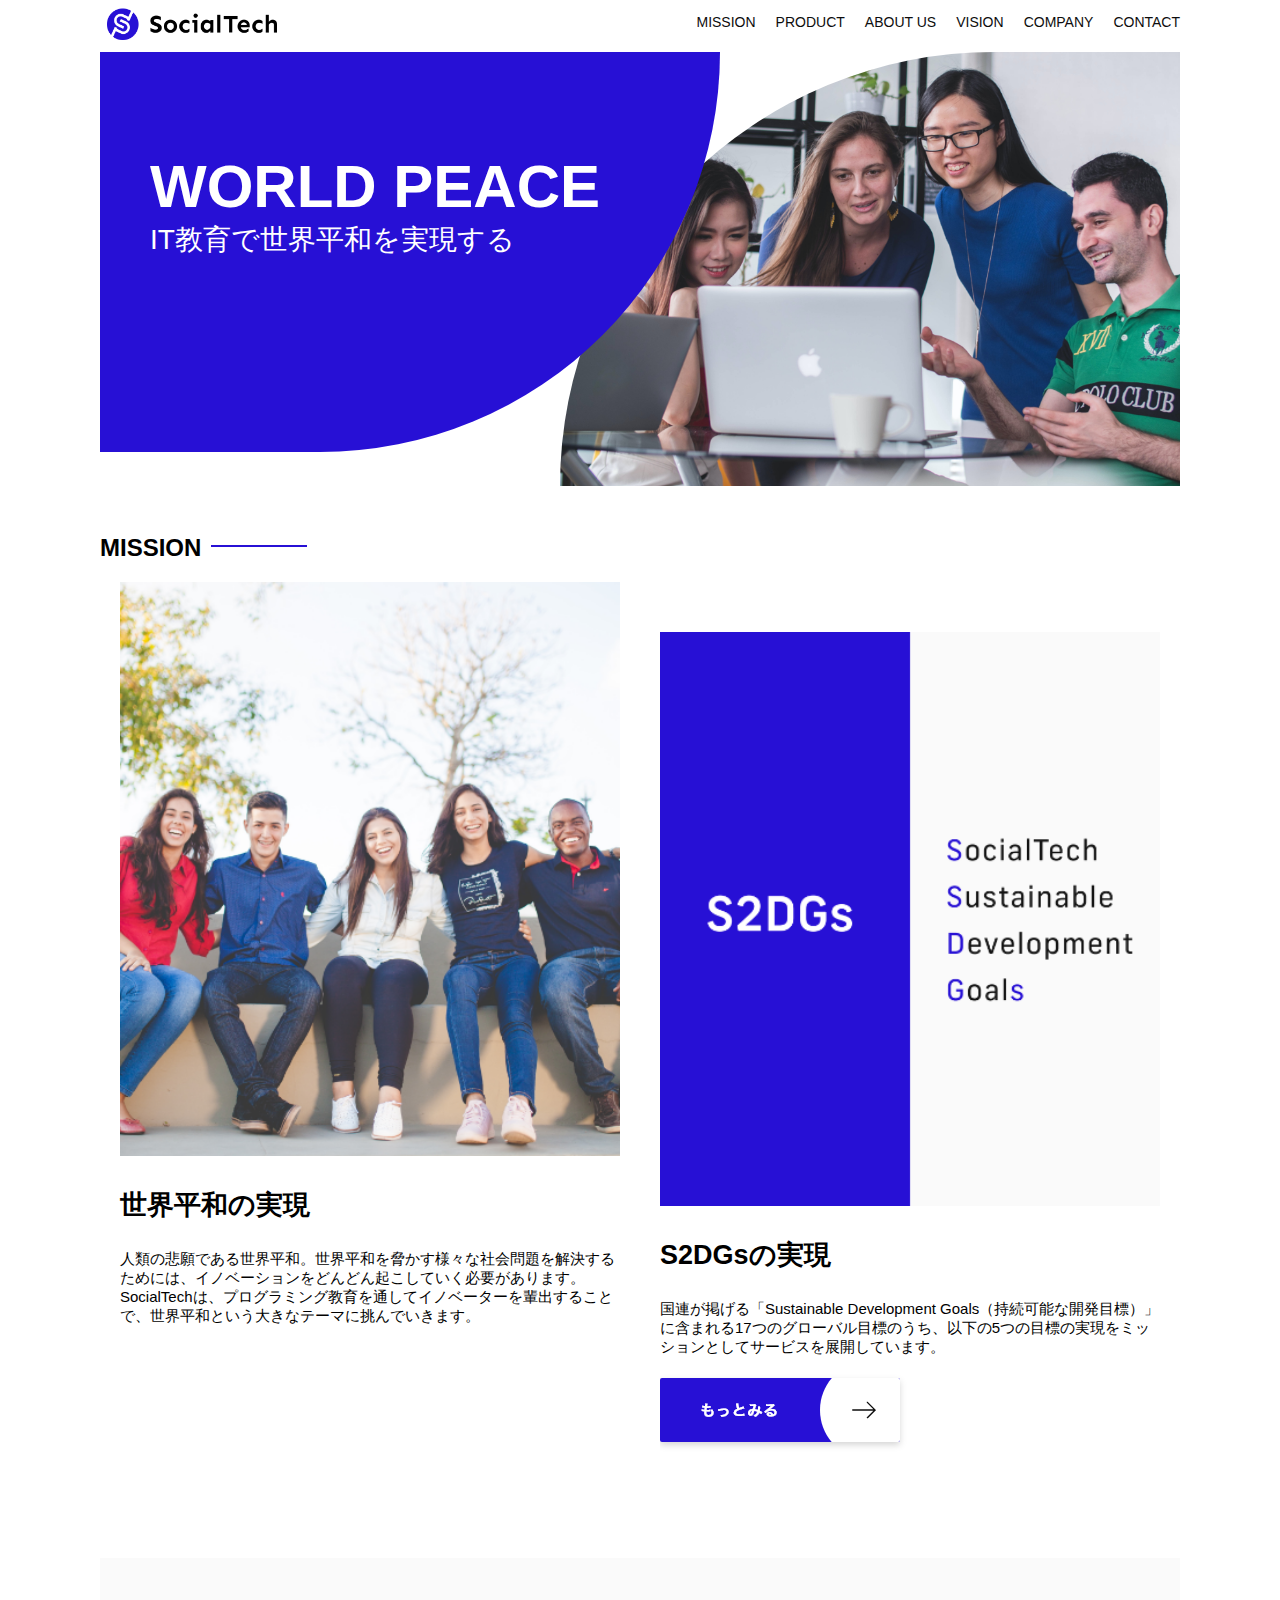
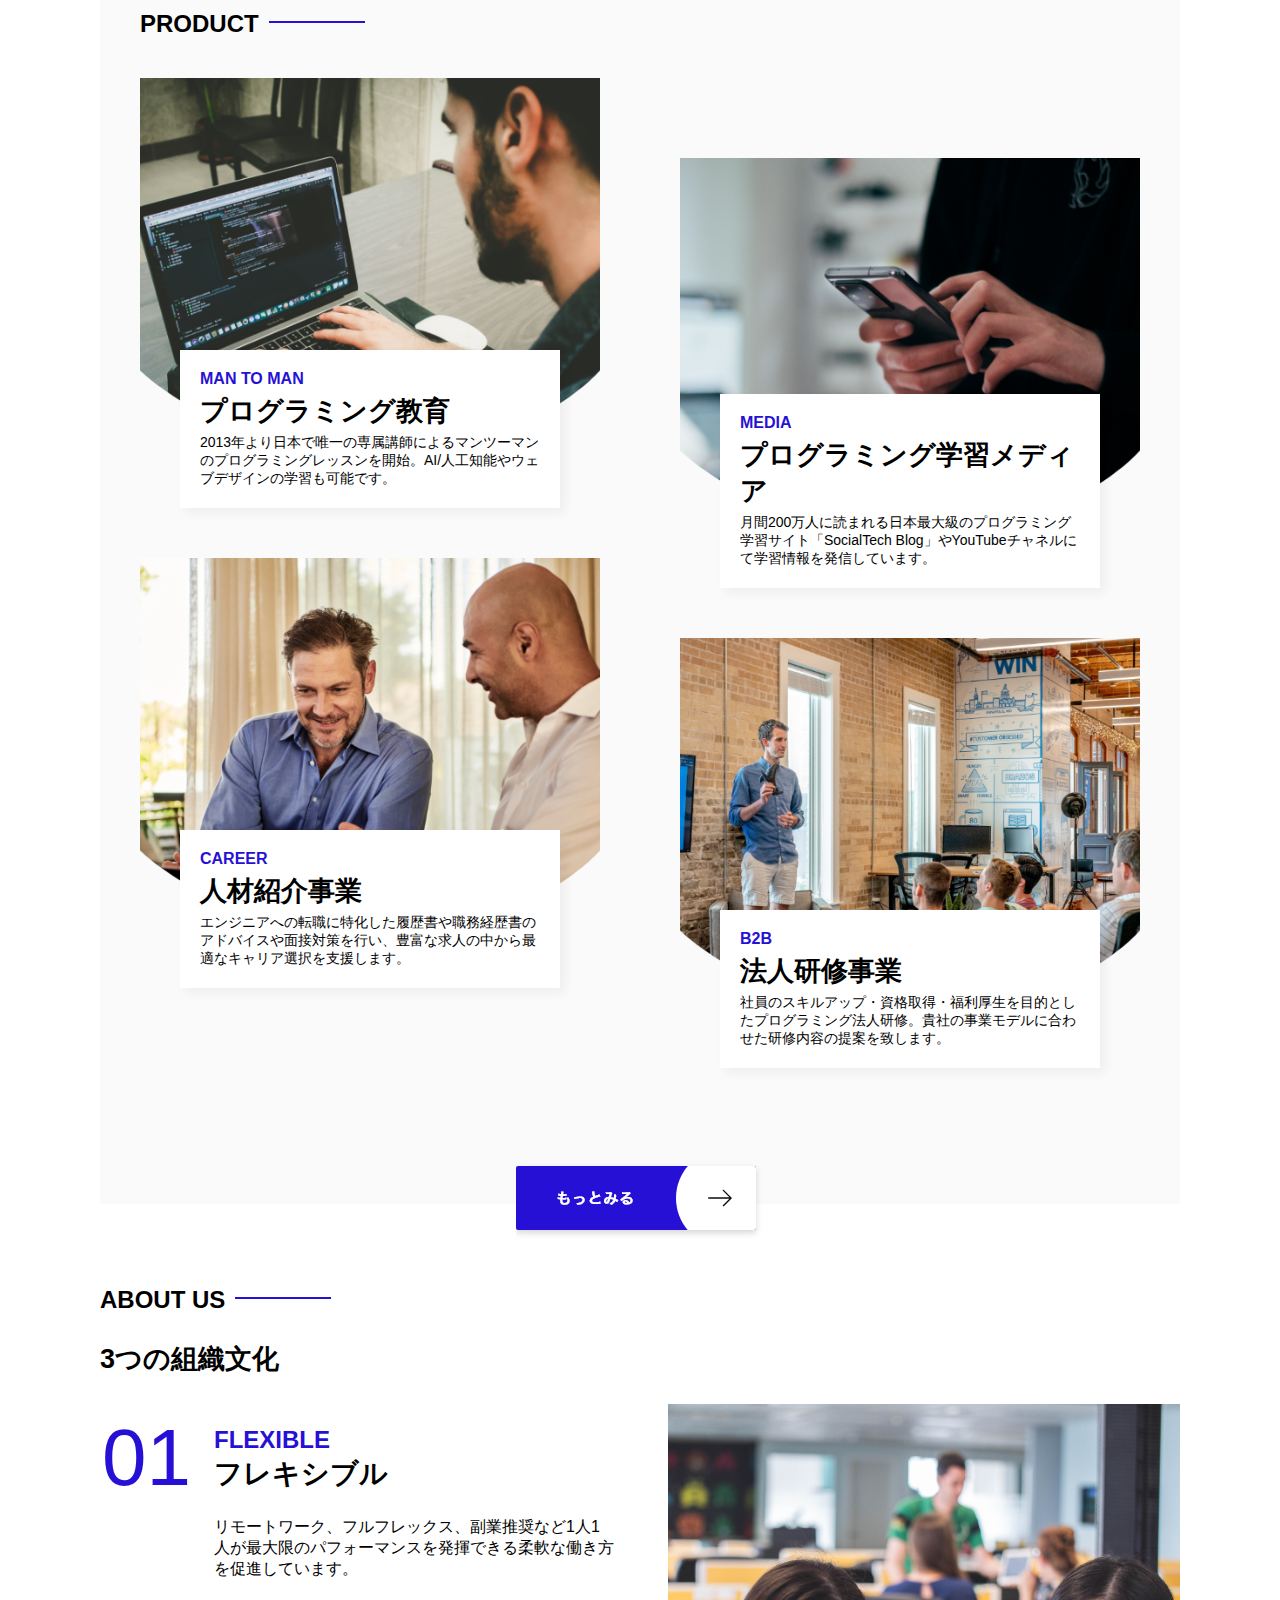
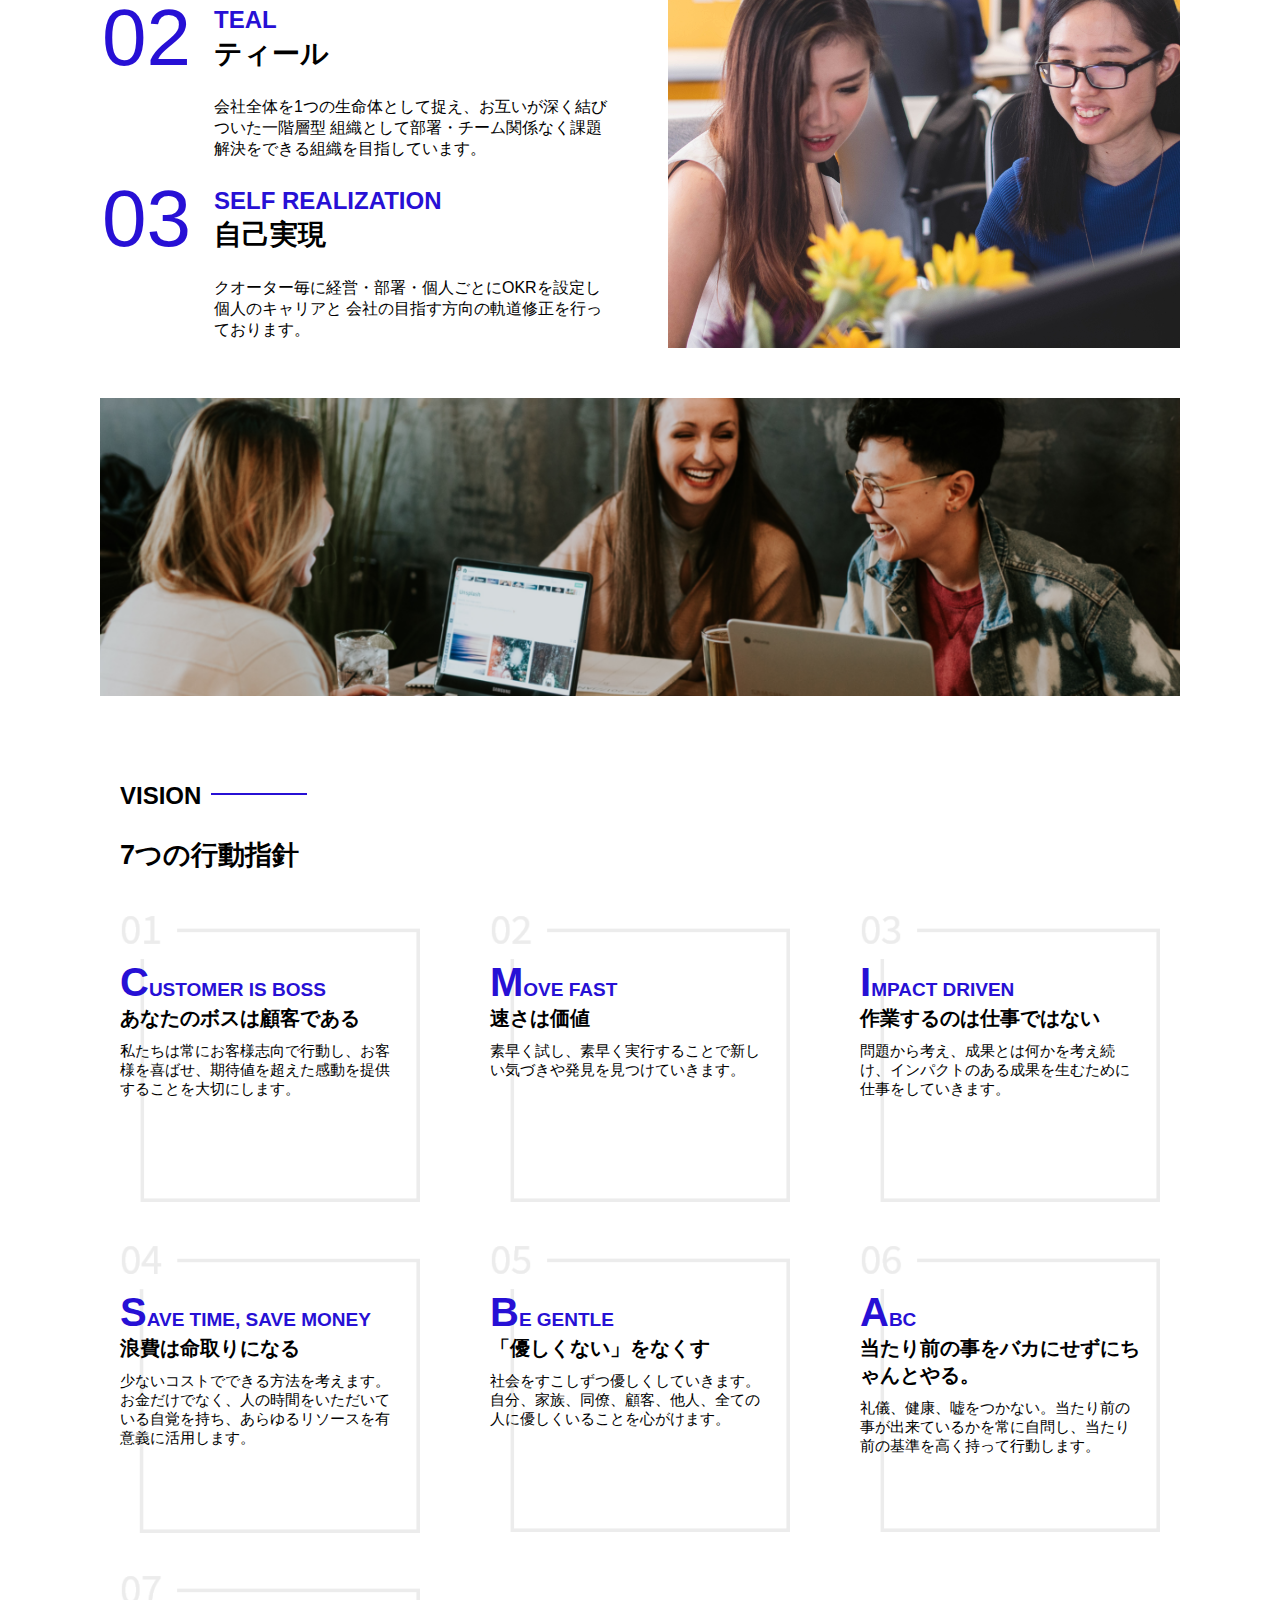
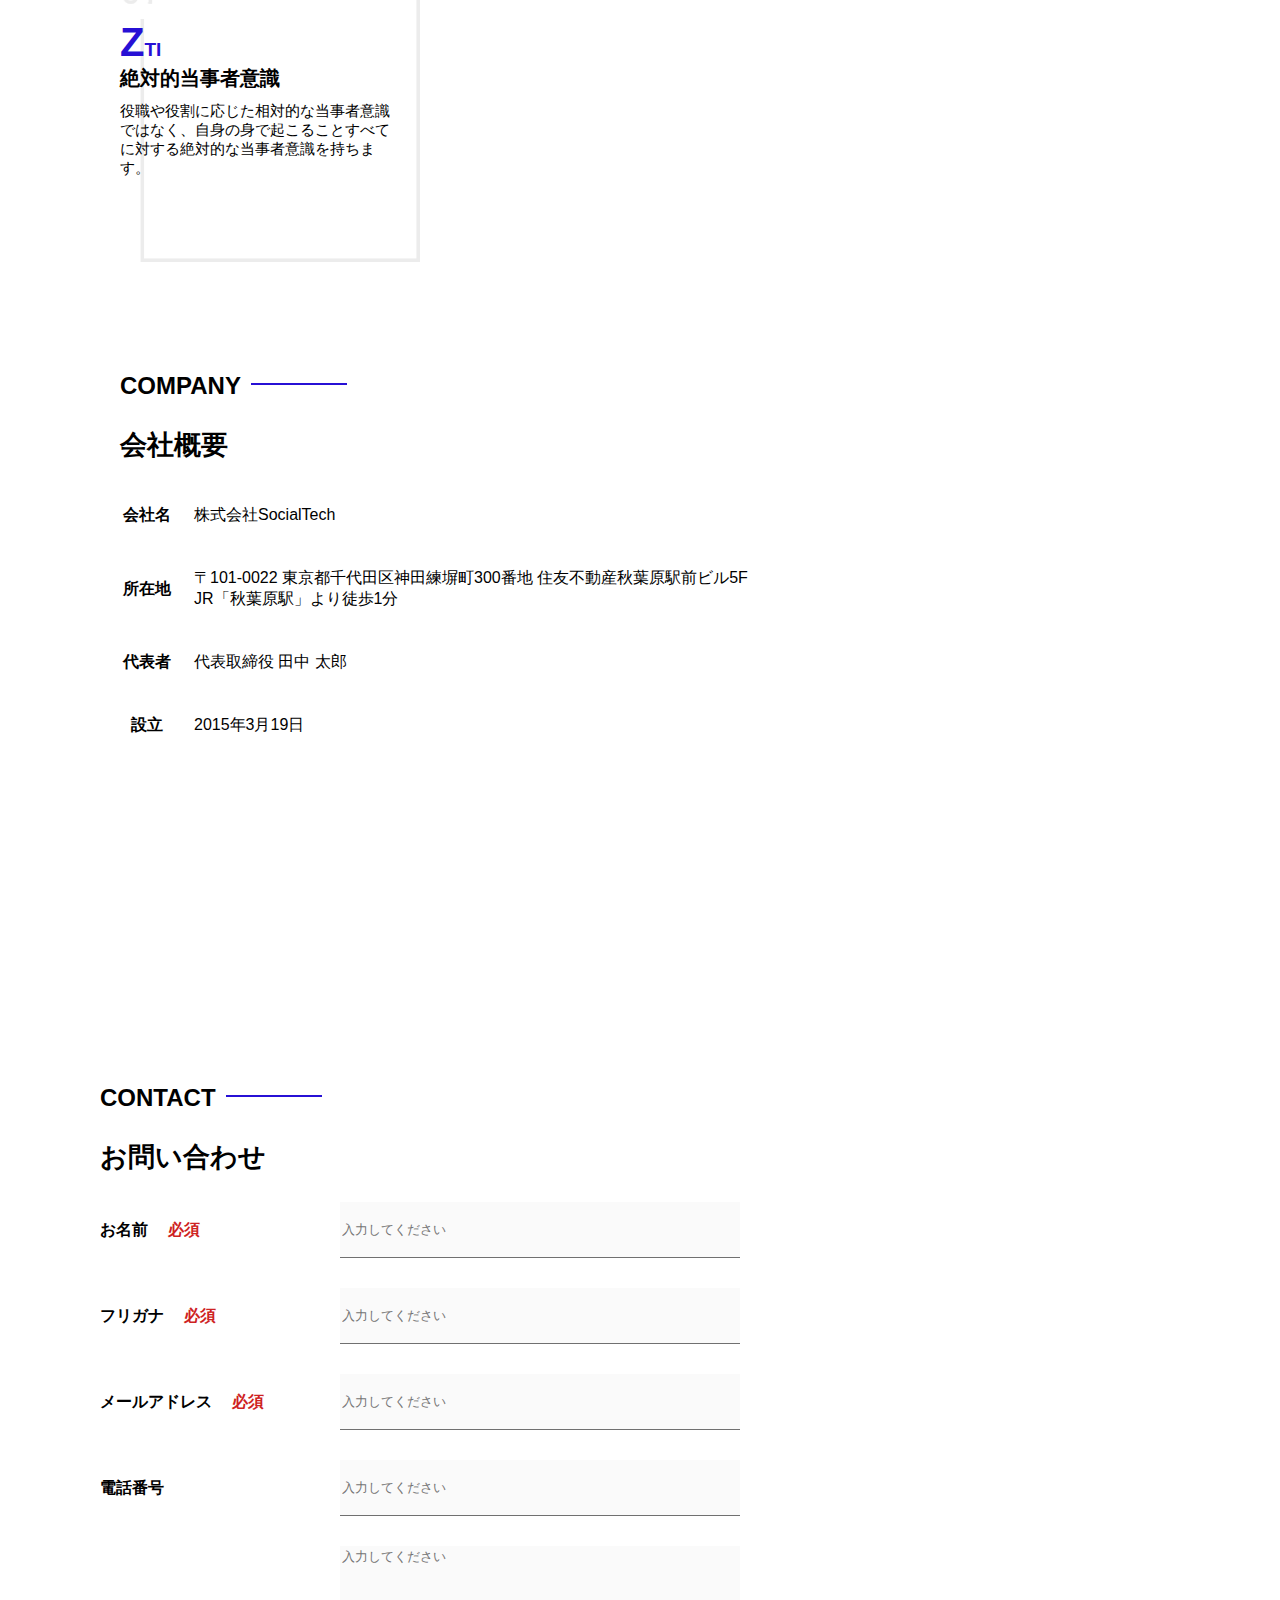
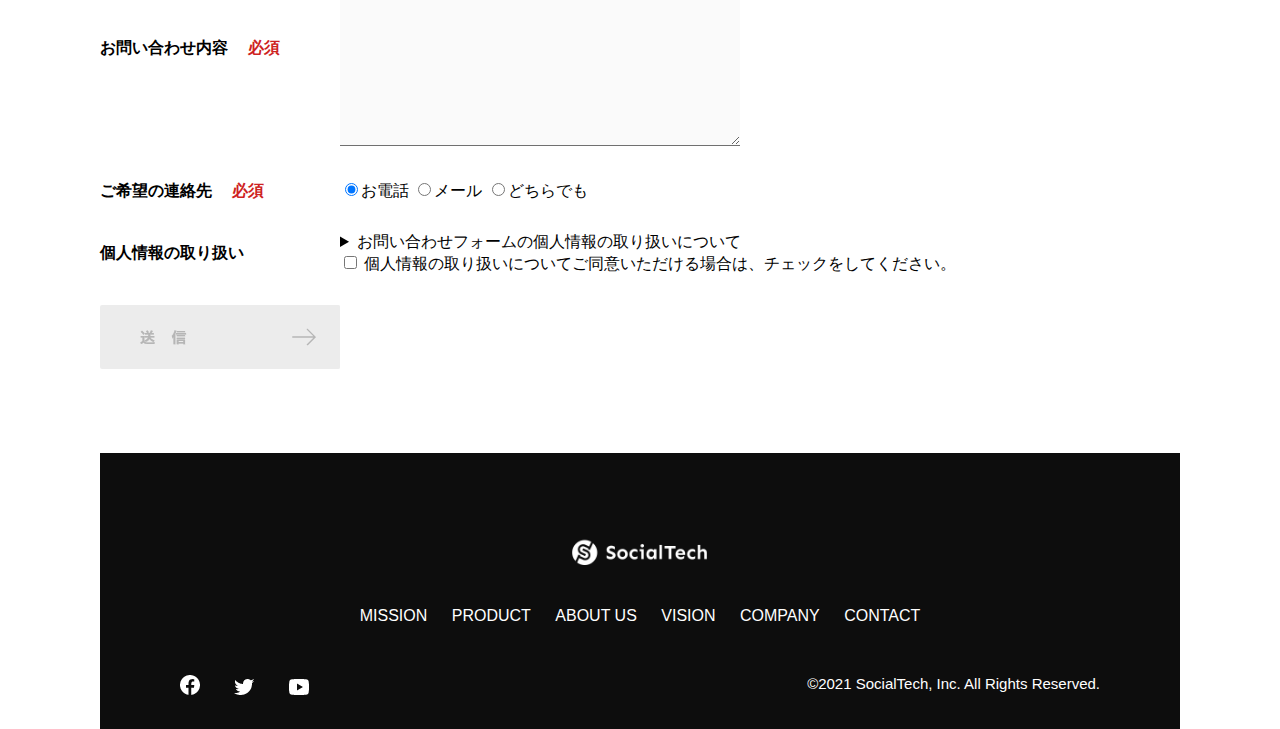
<file: index.html>
<!DOCTYPE html>
<html>
<head>
    <title>SocialTech</title>
    <meta charset="UTF-8">
    <meta name="description" content="SocialTechはEdTech業界のリーディングカンパニーを目指します。">
    <meta name="viewport" content="width=device-width,initial-scale=1.0">
    <link rel="stylesheet" href="style.css">
</head>
<body>
    <!-- ヘッダー -->
  <header>
    <!-- ロゴ -->
    <a href="wk_index.html" id="logo">
      <img src="images/logo.png" alt="トップページに戻る"></a>

       <!-- PC用ナビゲーション -->
      <nav id="nav-pc">
       <ul>
        <li><a href="mission.html">MISSION</a></li>
        <li><a href="product.html">PRODUCT</a></li>
        <li><a href="index.html#aboutus">ABOUT US</a></li>
        <li><a href="index.html#vision">VISION</a></li>
        <li><a href="index.html#company">COMPANY</a></li>
        <li><a href="index.html#contact">CONTACT</a></li>
       </ul>
   </nav>
        <!-- スマホ用メニューボタン -->
       <button id="menu-sp" onclick="document.getElementById('nav-sp').style.display = 'block'">
         <img src="images/button-menu.png" alt="ナビゲーションを開く">
       </button>
        <!-- スマホ用ナビゲーション -->
         <div id="nav-sp">
          <button id="close" onclick="document.getElementById('nav-sp').style.display = 'none'">
            <img src="images/button-close.png" alt="ナビゲーションを閉じる">
          </button>

          <nav>
            <ul>
              <li>
                <a id="logo-sp" href="index.html" onclick="document.getElementById('nav-sp').style.display = 'none'"><img src="images/logo-sp.png" alt="トップページに戻る"></a>
              </li>
              <li><a class="menu" href="mission.html" onclick="document.getElementById('nav-sp').style.display = 'none'">MISSION</a></li>
              <li><a class="menu" href="product.html" onclick="document.getElementById('nav-sp').style.display = 'none'">PRODUCT</a></li>
              <li><a class="menu" href="index.html#aboutus" onclick="document.getElementById('nav-sp').style.display ='none'">ABOUT US</a></li>
              <li><a class="menu" href="index.html#vision" onclick="document.getElementById('nav-sp').style.display = 'none'">VISION</a></li>
              <li><a class="menu" href="index.html#company" onclick="document.getElementById('nav-sp').style.display = 'none'">COMPANY</a></li>
              <li><a class="menu" href="index.html#contact" onclick="document.getElementById('nav-sp').style.display = 'none'">CONTACT</a></li>
           </ul>
         </nav>
         <div id="sns">
           <a href="https://www.facebook.com/sejuku2013">
             <img src="images/button-facebook.png" alt="Facebookのリンク">
           </a>
           <a href="https://twitter.com/samuraijuku">
             <img src="images/button-twitter.png" alt="Twitterのリンク">
           </a>
           <a href="https://www.youtube.com/channel/UCCFOQO5aDK0xXam4cUQXT8g">
             <img src="images/button-youtube.png" alt="YouTubeのリンク">
           </a>
         </div>
       </div>
  </header>
  <main>
    <article>
         <!-- メインビジュアル -->
      <section id="main-visual">
         <div id="main-message">
            <h1>WORLD PEACE</h1>
            <p>IT教育で世界平和を実現する</p>
        </div>
        <img src="images/index/index-main.png" alt="PCの周りに集まる多国籍の仲間たち">
      </section>
      <!--ミッション-->    
      <section id="mission">
        <h2 class="index-h2">MISSION</h2>
          <div id="mission-flex">
             <div>
               <img id="mission-photo" src="images/index/index-mission.png" alt="屋外のベンチで写真を撮影する多国籍の仲間たち">
               <h3>世界平和の実現</h3>
               <p>
              人類の悲願である世界平和。世界平和を脅かす様々な社会問題を解決するためには、イノベーションをどんどん起こしていく必要があります。SocialTechは、プログラミング教育を通してイノベーターを輩出することで、世界平和という大きなテーマに挑んでいきます。
            </p>
          </div>
          <div>
             <img id="s2dgs" src="images/index/s2dgs.png" alt="S2DGs">
            <h3>S2DGsの実現</h3>
            <p>国連が掲げる「Sustainable Development Goals（持続可能な開発目標）」に含まれる17つのグローバル目標のうち、以下の5つの目標の実現をミッションとしてサービスを展開しています。</p>
            <a href="mission.html">
              <img src="images/button-more.png" alt="もっとみる">
            </a>
          </div>
        </div>
      </section>
      <!-- プロダクト -->
      <section id="product">
       <h2 class="index-h2">PRODUCT</h2>
        <div class="product-flex">
         <div id="product-left">
          <div>
               <img class="product-photo" src="images/index/index-mantoman.png" alt="PCでコードを書く男性">
               <div class="product-explain">
                 <span>MAN TO MAN</span>
                 <h3>プログラミング教育</h3>
                 <p>2013年より日本で唯一の専属講師によるマンツーマンのプログラミングレッスンを開始。AI/人工知能やウェブデザインの学習も可能です。</p>
               </div>
             </div>
             <div>
               <img class="product-photo" src="images/index/index-career.png" alt="笑顔で話し合う2人の男性">
               <div class="product-explain">
                 <span>CAREER</span>
                 <h3>人材紹介事業</h3>
                 <p>エンジニアへの転職に特化した履歴書や職務経歴書のアドバイスや面接対策を行い、豊富な求人の中から最適なキャリア選択を支援します。</p>
               </div>
             </div>
         </div>
         <div id="product-right">
           <div>
              <img class="product-photo" src="images/index/index-media.png" alt="スマートフォンを操作する人">
              <div class="product-explain">
                <span>MEDIA</span>
                <h3>プログラミング学習メディア</h3>
                <p>月間200万人に読まれる日本最大級のプログラミング学習サイト「SocialTech Blog」やYouTubeチャネルにて学習情報を発信しています。</p>
              </div>
            </div>
            <div>
              <img class="product-photo" src="images/index/index-b2b.png" alt="講演中の男性とそれを聴く人々">
              <div class="product-explain">
                <span>B2B</span>
                <h3>法人研修事業</h3>
                <p>社員のスキルアップ・資格取得・福利厚生を目的としたプログラミング法人研修。貴社の事業モデルに合わせた研修内容の提案を致します。</p>
              </div>
            </div>
          </div>
        </div>
        <div id="product-more">
          <a href="product.html">
            <img src="images/button-more.png" alt="もっとみる">
          </a>
        </div>
      </section>
    <!-- ABOUT US -->
      <section id="aboutus">
        <h2 class="index-h2">ABOUT US</h2>
        <h3>3つの組織文化</h3>
        <div>
          <table class="culture-table">
            <tr>
              <td class="culture-num">01</td>
              <th><span class="culture-en">FLEXIBLE</span><br>フレキシブル</th>
            </tr>
            <tr>
              <td>
                <!--空のセル-->
              </td>
              <td class="culture-description">リモートワーク、フルフレックス、副業推奨など1人1人が最大限のパフォーマンスを発揮できる柔軟な働き方を促進しています。</td>
            </tr>
            <tr>
              <td class="culture-num">02</td>
              <th><span class="culture-en">TEAL</span><br>ティール</th>
            </tr>
            <tr>
              <td>
                <!--空のセル-->
              </td>
              <td class="culture-description">会社全体を1つの生命体として捉え、お互いが深く結びついた一階層型 組織として部署・チーム関係なく課題解決をできる組織を目指しています。</td>
            </tr>
            <tr>
              <td class="culture-num">03</td>
              <th><span class="culture-en">SELF REALIZATION</span><br>自己実現</th>
            </tr>
            <tr>
              <td>
                <!--空のセル-->
              </td>
              <td class="culture-description">クオーター毎に経営・部署・個人ごとにOKRを設定し個人のキャリアと 会社の目指す方向の軌道修正を行っております。</td>
            </tr>
          </table>
          <img class="culture-img" src="images/index/index-aboutus1.png" alt="笑顔で話し合う2人の女性">
        </div>
        <img class="culture-img2" src="images/index/index-aboutus2.png" alt="笑顔で話し合う3人の男女">
      </section>
      <!-- VISION -->
      <section id="vision">
        <h2 class="index-h2">VISION</h2>
        <h3>7つの行動指針</h3>
        <div>
           <div class="vision-box">
               <img src="images/index/vision-01.png" alt="01">
               <div>
                 <h4>CUSTOMER IS BOSS</h4>
                 <h5>あなたのボスは顧客である</h5>
                 <p>私たちは常にお客様志向で行動し、お客様を喜ばせ、期待値を超えた感動を提供することを大切にします。</p>
               </div>
             </div>
             <div class="vision-box">
               <img src="images/index/vision-02.png" alt="02">
               <div>
                 <h4>MOVE FAST</h4>
                 <h5>速さは価値</h5>
                 <p>素早く試し、素早く実行することで新しい気づきや発見を見つけていきます。</p>
               </div>
             </div>
             <div class="vision-box">
               <img src="images/index/vision-03.png" alt="03">
               <div>
                 <h4>IMPACT DRIVEN</h4>
                 <h5>作業するのは仕事ではない</h5>
                 <p>問題から考え、成果とは何かを考え続け、インパクトのある成果を生むために仕事をしていきます。</p>
               </div>
             </div>
             <div class="vision-box">
               <img src="images/index/vision-04.png" alt="04">
               <div>
                 <h4>SAVE TIME, SAVE MONEY</h4>
                 <h5>浪費は命取りになる</h5>
                 <p>少ないコストでできる方法を考えます。お金だけでなく、人の時間をいただいている自覚を持ち、あらゆるリソースを有意義に活用します。</p>
               </div>
             </div>
             <div class="vision-box">
               <img src="images/index/vision-05.png" alt="05">
               <div>
                 <h4>BE GENTLE</h4>
                 <h5>「優しくない」をなくす</h5>
                 <p>社会をすこしずつ優しくしていきます。自分、家族、同僚、顧客、他人、全ての人に優しくいることを心がけます。</p>
               </div>
             </div>
             <div class="vision-box">
               <img src="images/index/vision-06.png" alt="06">
               <div>
                 <h4>ABC</h4>
                 <h5>当たり前の事をバカにせずにちゃんとやる。</h5>
                 <p>礼儀、健康、嘘をつかない。当たり前の事が出来ているかを常に自問し、当たり前の基準を高く持って行動します。</p>
               </div>
             </div>
             <div class="vision-box">
               <img src="images/index/vision-07.png" alt="07">
               <div>
                 <h4>ZTI</h4>
                 <h5>絶対的当事者意識</h5>
                 <p>役職や役割に応じた相対的な当事者意識ではなく、自身の身で起こることすべてに対する絶対的な当事者意識を持ちます。</p>
               </div>
             </div>
        </div>
      </section>
      <!-- COMPANY -->
      <section id="company">
        <h2 class="index-h2">COMPANY</h2>
        <h3>会社概要</h3>
        <table id="company-table">
             <tr>
               <th class="tableheader tableheader-first">会社名</th>
               <td class="cell cell-first">株式会社SocialTech</td>
             </tr>
             <tr>
               <th class="tableheader">所在地</th>
               <td class="cell">〒101-0022 東京都千代田区神田練塀町300番地 住友不動産秋葉原駅前ビル5F<br>JR「秋葉原駅」より徒歩1分</td>
             </tr>
             <tr>
               <th class="tableheader">代表者</th>
               <td class="cell">代表取締役 田中 太郎</td>
             </tr>
             <tr>
               <th class="tableheader">設立</th>
               <td class="cell">2015年3月19日</td>
             </tr>
           </table>
           <iframe src="https://www.google.com/maps/embed?pb=!1m18!1m12!1m3!1d3240.0688551336807!2d139.7720776771055!3d35.69992317258124!2m3!1f0!2f0!3f0!3m2!1i1024!2i768!4f13.1!3m3!1m2!1s0x60188fee13660e23%3A0x77137876edf742ac!2z5L2P5Y-L5LiN5YuV55Sj56eL6JGJ5Y6f6aeF5YmN44OT44Or!5e0!3m2!1sja!2sjp!4v1704858013291!5m2!1sja!2sjp" 
                   style="border: 0" allowfullscreen="" loading="lazy"></iframe>
      </section>
       <!-- お問い合わせフォーム -->
      <section id="contact">
        <h2 class="index-h2">CONTACT</h2>
        <h3>お問い合わせ</h3>
        <form>
           <div>
            <div class="contact-heading">
              <label class="contact-label">お名前<span class="contact-span">必須</span></label>
            </div>
            <div>
              <input type="text" name="name" placeholder="入力してください" class="contact-textbox">
            </div>
          </div>
          <div>
            <div class="contact-heading">
              <label class="contact-label">フリガナ<span class="contact-span">必須</span></label>
            </div>
            <div>
              <input type="text" name="hurigana" placeholder="入力してください" class="contact-textbox">
            </div>
          </div>
          <div>
            <div class="contact-heading">
              <label class="contact-label">メールアドレス<span class="contact-span">必須</span></label>
            </div>
            <div>
              <input type="text" name="email" placeholder="入力してください" class="contact-textbox">
            </div>
          </div>
          <div>
            <div class="contact-heading">
              <label class="contact-label">電話番号</label>
            </div>
            <div>
              <input type="text" name="tel" placeholder="入力してください" class="contact-textbox">
            </div>
          </div>
          <div>
            <div class="contact-heading">
              <label class="contact-label">お問い合わせ内容<span class="contact-span">必須</span></label>
            </div>
            <div>
              <textarea class="contact-textarea" placeholder="入力してください" name="message"></textarea>
            </div>
          </div>
           <div>
            <div class="contact-heading">
              <label class="contact-label">ご希望の連絡先<span class="contact-span">必須</span></label>
            </div>
            <div>
              <input class="radiobutton" type="radio" value="tel" name="contact" checked><label>お電話</label>
              <input class="radiobutton" type="radio" value="mail" name="contact"><label>メール</label>
              <input class="radiobutton" type="radio" value="both" name="contact"><label>どちらでも</label>
            </div>
          </div>
            <div>
               <div class="contact-heading">
                 <label class="contact-label">個人情報の取り扱い</label>
               </div>
               <div>
                 <details>
                   <summary>お問い合わせフォームの個人情報の取り扱いについて</summary>
                   <div>
                     <dl>
                       <dt>１．組織の名称又は氏名</dt>
                       <dd>株式会社SocialTech</dd>
                       <dt>２．個人情報保護管理者（若しくはその代理人）の氏名又は職名、所属及び連絡先</dt>
                       <dd>
                         <p>鈴木 一郎 コーポレート部</p>
                         <p>メールアドレス：samurai@example.com</p>
                         <p>TEL：03-1234-5678</p>
                       </dd>
                       <dt>３．個人情報の利用目的</dt>
                       <dd>
                         <ul>
                           <li>本サービス及び本サービスに関連する情報の提供又はそれらに関する連絡のため</li>
                           <li>ユーザーの本人確認のため</li>
                           <li>当社サービスのご案内のため</li>
                           <li>当社の商品等の広告または宣伝（電子メールによるものを含むものとします。）</li>
                         </ul>
                       </dd>
                       <dt>４．個人情報の取り扱い業務の委託</dt>
                       <dd>個人情報の取扱業務の全部または一部を外部に業務委託する場合があります。その際、弊社は、個人情報を適切に保護できる管理体制を敷き実行していることを条件として委託先を厳選したうえで、機密保持契約を委託先と締結し、お客様の個人情報を厳密に管理させます。</dd>
                       <dt>５．個人情報の開示等の請求</dt>
                       <dd>
                         お客様は、弊社に対してご自身の個人情報の開示等（利用目的の通知、開示、内容の訂正・追加・削除、利用の停止または消去、第三者への提供の停止）に関して、当社問合わせ窓口に申し出ることができます。<br>
                         その際、弊社はお客様ご本人を確認させていただいたうえで、合理的な期間内に対応いたします。<br>
                         なお、個人情報に関する弊社問合わせ先は、次の通りです。
                       </dd>
                       <dd>
                         <p>株式会社SocialTech　個人情報問合せ窓口</p>
                         <p>〒150-0043　東京都千代田区神田練塀町300番地 住友不動産秋葉原駅前ビル5F</p>
                         <p>メールアドレス：samurai@example.com　TEL：03-1234-5678</p>
                       </dd>
 
                       <dt>６．個人情報を提供されることの任意性について</dt>
                       <dd>お客様がご自身の個人情報を弊社に提供されるか否かは、お客様のご判断によりますが、もしご提供されない場合には、適切なサービスが提供できない場合がありますので予めご了承ください。</dd>
                     </dl>
                   </div>
                 </details>
                 <input type="checkbox" name="agree">
                 <span>個人情報の取り扱いについてご同意いただける場合は、チェックをしてください。</span>
               </div>
             </div>
              <input type="image" src="images/button-submit.png" alt="送信する">
        </form>
      </section>
    </article>
  </main>

  <footer>
    <div id="footer-logo">
      <img src="images/logo-sp.png" alt="SocialTech">
    </div>
    <div id="footer-link">
        <a href="mission.html">MISSION</a>
        <a href="product.html">PRODUCT</a>
        <a href="index.html#aboutus">ABOUT US</a>
        <a href="index.html#vision">VISION</a>
        <a href="index.html#company">COMPANY</a>
        <a href="index.html#contact">CONTACT</a>
      </div>
    <div id="sns-footer">
         <div class="sns-btns">
           <a href="https://www.facebook.com/sejuku2013"><img src="images/button-facebook.png" alt="Facebookのリンク"></a>
           <a href="https://twitter.com/samuraijuku"><img src="images/button-twitter.png" alt="Twitterのリンク"></a>
           <a href="https://www.youtube.com/channel/UCCFOQO5aDK0xXam4cUQXT8g"><img src="images/button-youtube.png" alt="YouTubeのリンク"></a>
         </div>
         <p id="copyright">&copy;2021 SocialTech, Inc. All Rights Reserved.</p>
       </div>
  </footer>
</body>
</html>
</file>
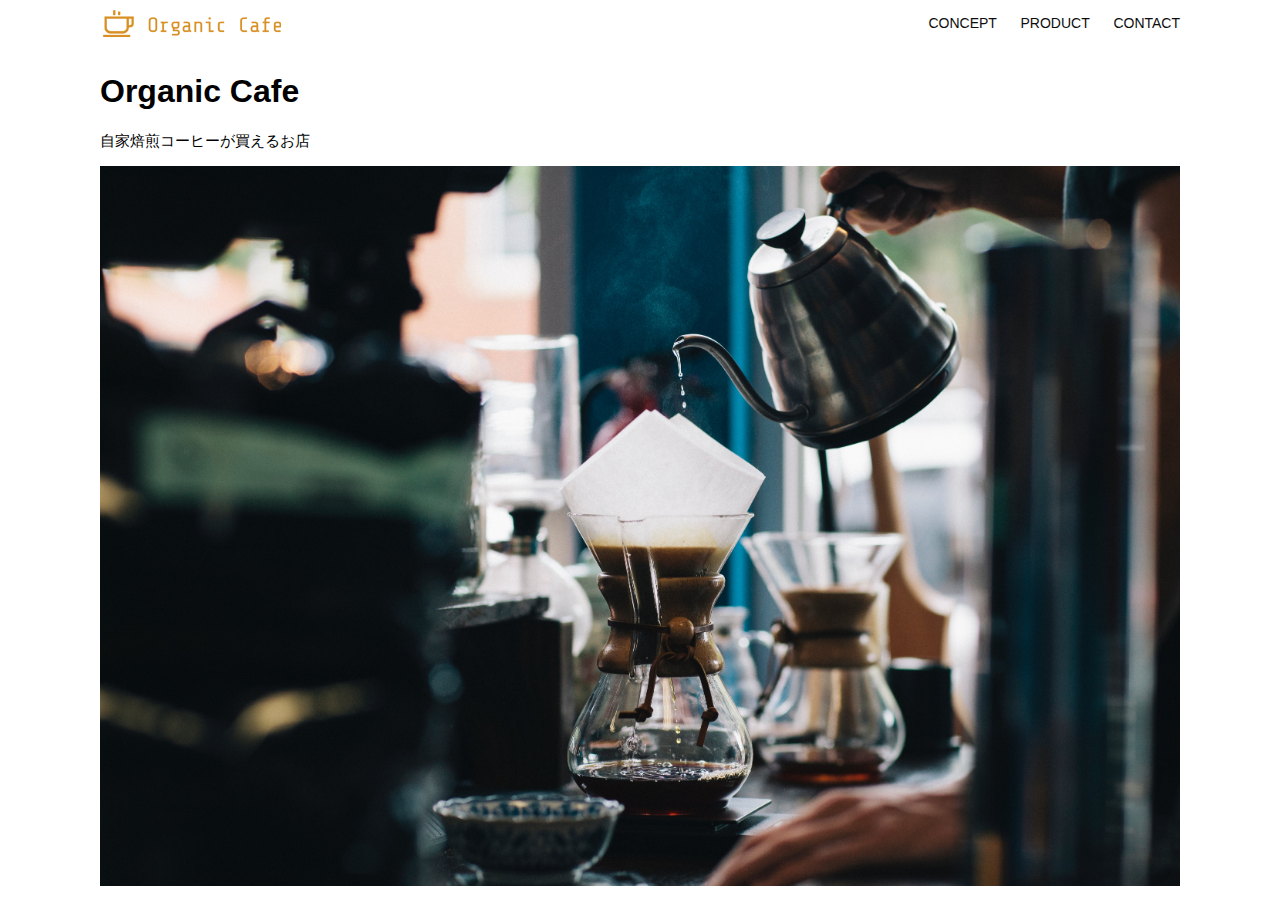
<file: kadai_013/index.html>
<!DOCTYPE html>
<html>
  <head>
    <title>Organic Cafe</title>
    <meta charset="UTF-8" />
    <meta name="description" content="自家焙煎のコーヒーがお家で楽しめるOrganic Cafe"/>
    <meta name="viewport" content="width=device-width, initial-scale=1.0" />
    <link rel="stylesheet" href="style.css" />
  </head>
  <body>
    <!-- ヘッダー -->
    <header>
      <!-- ロゴ -->
      <a href="index.html" id="logo"><img src="images/logo.png" alt="トップページに戻る"/></a>

      <!-- PC用ナビゲーション -->
      <nav id="nav-pc">
        <a href="index.html#concept">CONCEPT</a>
        <a href="index.html#product">PRODUCT</a>
        <a href="index.html#contact">CONTACT</a>
      </nav>
       <!-- スマホ用メニューボタン -->
        <img id="menu-sp" src="images/button-menu.png" alt="ナビゲーションを開く" onclick="document.getElementById('nav-sp').style.display = 'block'">
         
        <!--スマホ用ナビゲーション -->
        <nav id="nav-sp">
          <ul>
            <li>
              <img id="close" src="images/button-close.png" alt="ナビゲーションを閉じる" onclick="document.getElementById('nav-sp').style.display = 'none'">
            </li>
            <li>
                <a id="logo-sp" href="index.html" onclick="document.getElementById('nav-sp').style.display = 'none'">
                  <img src="images/logo-sp.png" alt="トップページに戻る">
                </a>
            </li>
              <li><a class="menu" href="index.html#concept" onclick="document.getElementById('nav-sp').style.display = 'none'">CONCEPT</a></li>
              <li><a class="menu" href="index.html#product" onclick="document.getElementById('nav-sp').style.display = 'none'">PRODUCT</a></li>
              <li><a class="menu" href="index.html#contact" onclick="document.getElementById('nav-sp').style.display = 'none'">CONTACT</a></li>
            </ul>
          </nav>
        </div>
    </header>

    <main>
      <article>
        <!-- メインビジュアル -->
        <section id="main-visual">
          <div id="main-message">
            <h1>Organic Cafe</h1>
            <p>自家焙煎コーヒーが買えるお店</p>
          </div>
          <img src="images/main-image.jpg" alt="コーヒーをハンドドリップで淹れる画像"/>
        </section>
      </article>
    </main>
  </body>
</html>
</file>
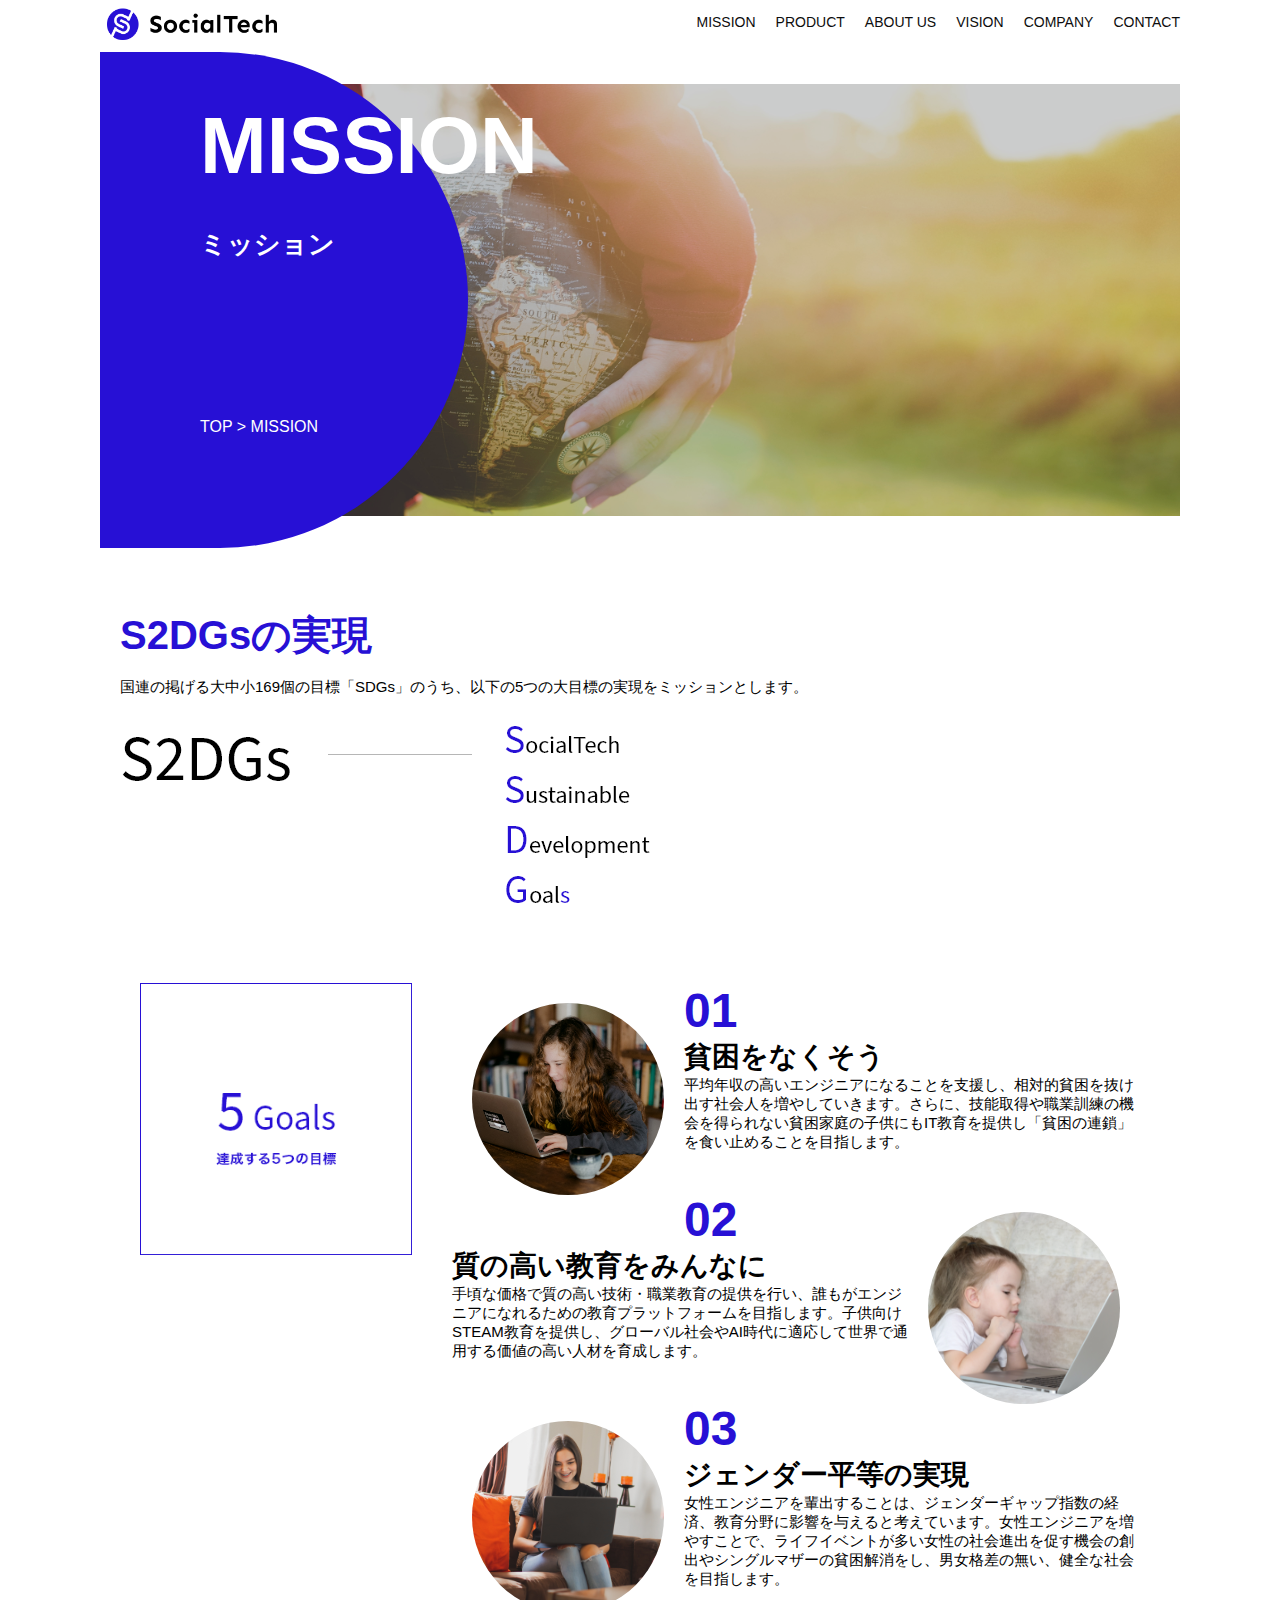
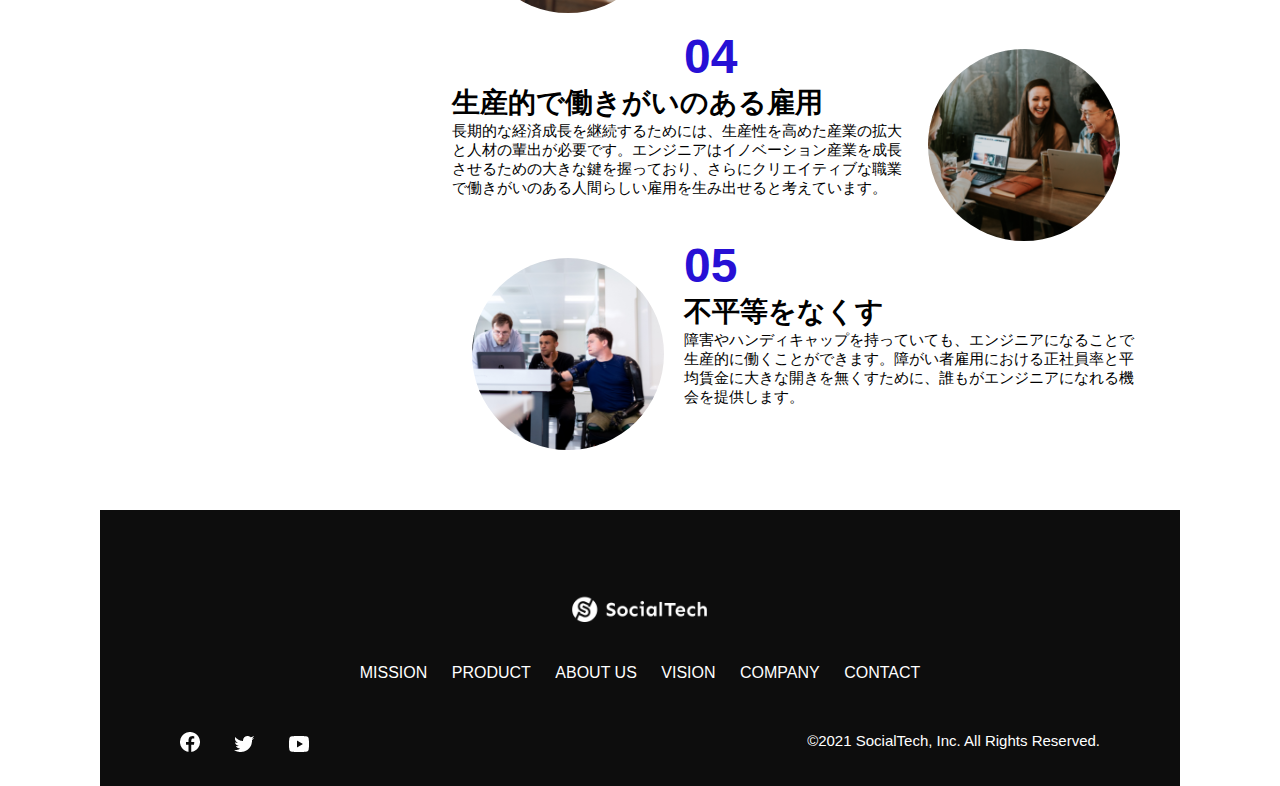
<file: mission.html>
<!DOCTYPE html>
<html>
<head>
    <title>SocialTech - MISSION ミッション -</title>
    <meta charset="UTF-8">
    <meta name="description" content="SocialTechが目指す5つの目標（S2DGs）を紹介します">
    <meta name="viewport" content="width=device-width,initial-scale=1.0">
    <link rel="stylesheet" href="style.css">
</head>
<body>
    <!-- ヘッダー -->
  <header>
    <!-- ロゴ -->
    <a href="wk_index.html" id="logo">
      <img src="images/logo.png" alt="トップページに戻る"></a>

       <!-- PC用ナビゲーション -->
      <nav id="nav-pc">
       <ul>
        <li><a href="mission.html">MISSION</a></li>
        <li><a href="product.html">PRODUCT</a></li>
        <li><a href="index.html#aboutus">ABOUT US</a></li>
        <li><a href="index.html#vision">VISION</a></li>
        <li><a href="index.html#company">COMPANY</a></li>
        <li><a href="index.html#contact">CONTACT</a></li>
       </ul>
   </nav>
        <!-- スマホ用メニューボタン -->
       <button id="menu-sp" onclick="document.getElementById('nav-sp').style.display = 'block'">
         <img src="images/button-menu.png" alt="ナビゲーションを開く">
       </button>
        <!-- スマホ用ナビゲーション -->
         <div id="nav-sp">
          <button id="close" onclick="document.getElementById('nav-sp').style.display = 'none'">
            <img src="images/button-close.png" alt="ナビゲーションを閉じる">
          </button>

          <nav>
            <ul>
              <li>
                <a id="logo-sp" href="index.html" onclick="document.getElementById('nav-sp').style.display = 'none'"><img src="images/logo-sp.png" alt="トップページに戻る"></a>
              </li>
              <li><a class="menu" href="mission.html" onclick="document.getElementById('nav-sp').style.display = 'none'">MISSION</a></li>
              <li><a class="menu" href="product.html" onclick="document.getElementById('nav-sp').style.display = 'none'">PRODUCT</a></li>
              <li><a class="menu" href="index.html#aboutus" onclick="document.getElementById('nav-sp').style.display ='none'">ABOUT US</a></li>
              <li><a class="menu" href="index.html#vision" onclick="document.getElementById('nav-sp').style.display = 'none'">VISION</a></li>
              <li><a class="menu" href="index.html#company" onclick="document.getElementById('nav-sp').style.display = 'none'">COMPANY</a></li>
              <li><a class="menu" href="index.html#contact" onclick="document.getElementById('nav-sp').style.display = 'none'">CONTACT</a></li>
           </ul>
         </nav>
         <div id="sns">
           <a href="https://www.facebook.com/sejuku2013">
             <img src="images/button-facebook.png" alt="Facebookのリンク">
           </a>
           <a href="https://twitter.com/samuraijuku">
             <img src="images/button-twitter.png" alt="Twitterのリンク">
           </a>
           <a href="https://www.youtube.com/channel/UCCFOQO5aDK0xXam4cUQXT8g">
             <img src="images/button-youtube.png" alt="YouTubeのリンク">
           </a>
         </div>
       </div>
  </header>
  <main>
    <article>
         <!-- メインビジュアル -->
      <section id="mission-main">
         <div class="mission-main-inner">
           <div id="mission-title">
            <h1>MISSION<br><span>ミッション</span></h1>
            <p>TOP > MISSION</p>
           </div>
         </div>
      </section>

      <section id="mission-s2dgs">
            <h2 class="mission-h2">S2DGsの実現</h2>
            <p>国連の掲げる大中小169個の目標「SDGs」のうち、以下の5つの大目標の実現をミッションとします。</p>
            <img src="images/mission/mission-s2dgs.png" alt="S2DGs">
          </section>

          <section id="mission-five-goals">
             <div class="five-goals-image">
               <img src="images/mission/mission-5goals.png" alt="5Goals">
             </div>
             <div class="five-goals-read">
             <div>
               <img class="fivegoals-image-left" src="images/mission/mission-5goals01.png" alt="PCを操作する女の子">
               <span class="fivegoals-number">01</span>
               <h3 class="fivegoals-h3">貧困をなくそう</h3>
               <p class="fivegoals-p">平均年収の高いエンジニアになることを支援し、相対的貧困を抜け出す社会人を増やしていきます。さらに、技能取得や職業訓練の機会を得られない貧困家庭の子供にもIT教育を提供し「貧困の連鎖」を食い止めることを目指します。</p>
             </div>
             <div>
               <img class="fivegoals-image-right" src="images/mission/mission-5goals02.png" alt="PCを見つめる小さい女の子">
               <span class="fivegoals-number">02</span>
               <h3 class="fivegoals-h3">質の高い教育をみんなに</h3>
               <p class="fivegoals-p">手頃な価格で質の高い技術・職業教育の提供を行い、誰もがエンジニアになれるための教育プラットフォームを目指します。子供向けSTEAM教育を提供し、グローバル社会やAI時代に適応して世界で通用する価値の高い人材を育成します。</p>
             </div>
             <div>
               <img class="fivegoals-image-left" src="images/mission/mission-5goals03.png" alt="PCを操作する女性">
               <span class="fivegoals-number">03</span>
               <h3 class="fivegoals-h3">ジェンダー平等の実現</h3>
               <p class="fivegoals-p">女性エンジニアを輩出することは、ジェンダーギャップ指数の経済、教育分野に影響を与えると考えています。女性エンジニアを増やすことで、ライフイベントが多い女性の社会進出を促す機会の創出やシングルマザーの貧困解消をし、男女格差の無い、健全な社会を目指します。</p>
             </div>
             <div>
               <img class="fivegoals-image-right" src="images/mission/mission-5goals04.png" alt="笑顔で話し合う3人の男女">
               <span class="fivegoals-number">04</span>
               <h3 class="fivegoals-h3">生産的で働きがいのある雇用</h3>
               <p class="fivegoals-p">長期的な経済成長を継続するためには、生産性を高めた産業の拡大と人材の輩出が必要です。エンジニアはイノベーション産業を成長させるための大きな鍵を握っており、さらにクリエイティブな職業で働きがいのある人間らしい雇用を生み出せると考えています。</p>
             </div>
             <div>
               <img class="fivegoals-image-left" src="images/mission/mission-5goals05.png" alt="障害を持つ男性が生き生きと働く様子">
               <span class="fivegoals-number">05</span>
               <h3 class="fivegoals-h3">不平等をなくす</h3>
               <p class="fivegoals-p">障害やハンディキャップを持っていても、エンジニアになることで生産的に働くことができます。障がい者雇用における正社員率と平均賃金に大きな開きを無くすために、誰もがエンジニアになれる機会を提供します。</p>
             </div>
           </div>
          </section>

    </article>
  </main>

   <footer>
    <div id="footer-logo">
      <img src="images/logo-sp.png" alt="SocialTech">
    </div>
    <div id="footer-link">
        <a href="mission.html">MISSION</a>
        <a href="product.html">PRODUCT</a>
        <a href="index.html#aboutus">ABOUT US</a>
        <a href="index.html#vision">VISION</a>
        <a href="index.html#company">COMPANY</a>
        <a href="index.html#contact">CONTACT</a>
      </div>
    <div id="sns-footer">
         <div class="sns-btns">
           <a href="https://www.facebook.com/sejuku2013"><img src="images/button-facebook.png" alt="Facebookのリンク"></a>
           <a href="https://twitter.com/samuraijuku"><img src="images/button-twitter.png" alt="Twitterのリンク"></a>
           <a href="https://www.youtube.com/channel/UCCFOQO5aDK0xXam4cUQXT8g"><img src="images/button-youtube.png" alt="YouTubeのリンク"></a>
         </div>
         <p id="copyright">&copy;2021 SocialTech, Inc. All Rights Reserved.</p>
       </div>
  </footer>
</body>

</html>
</file>
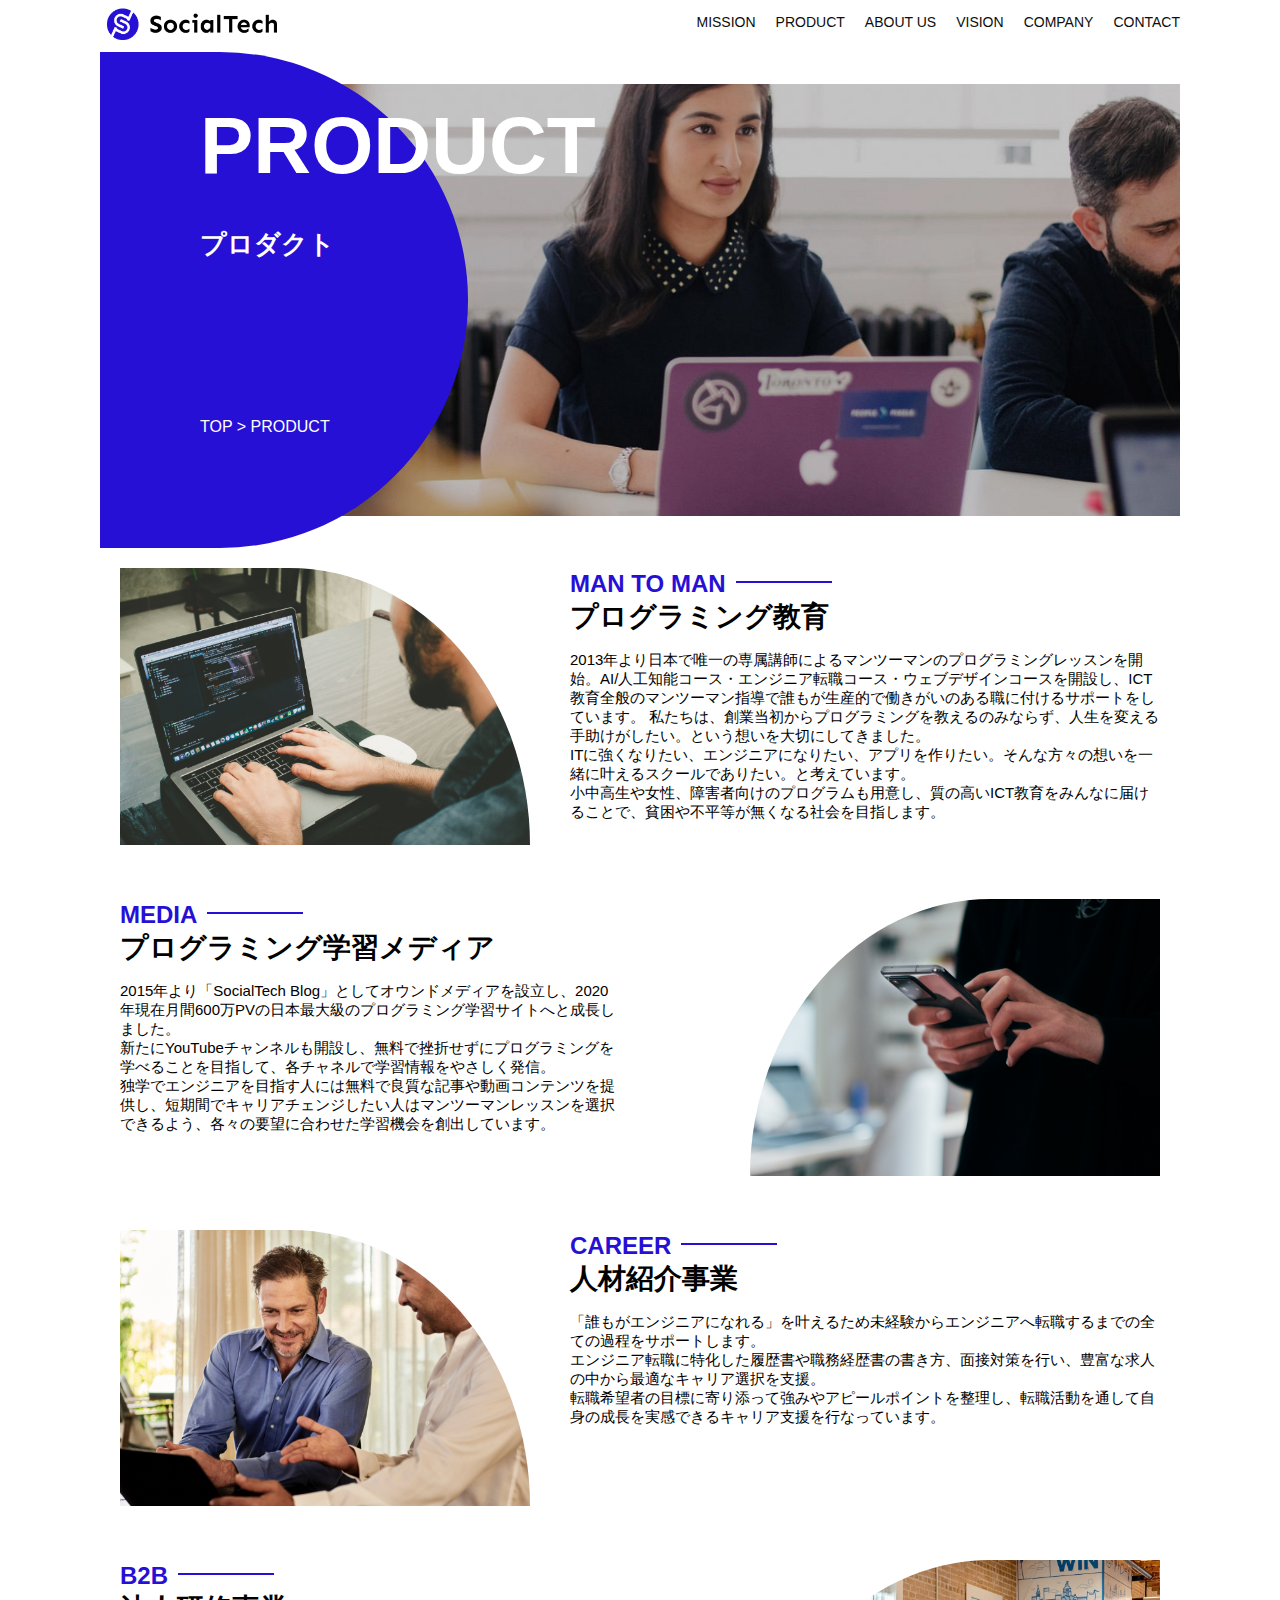
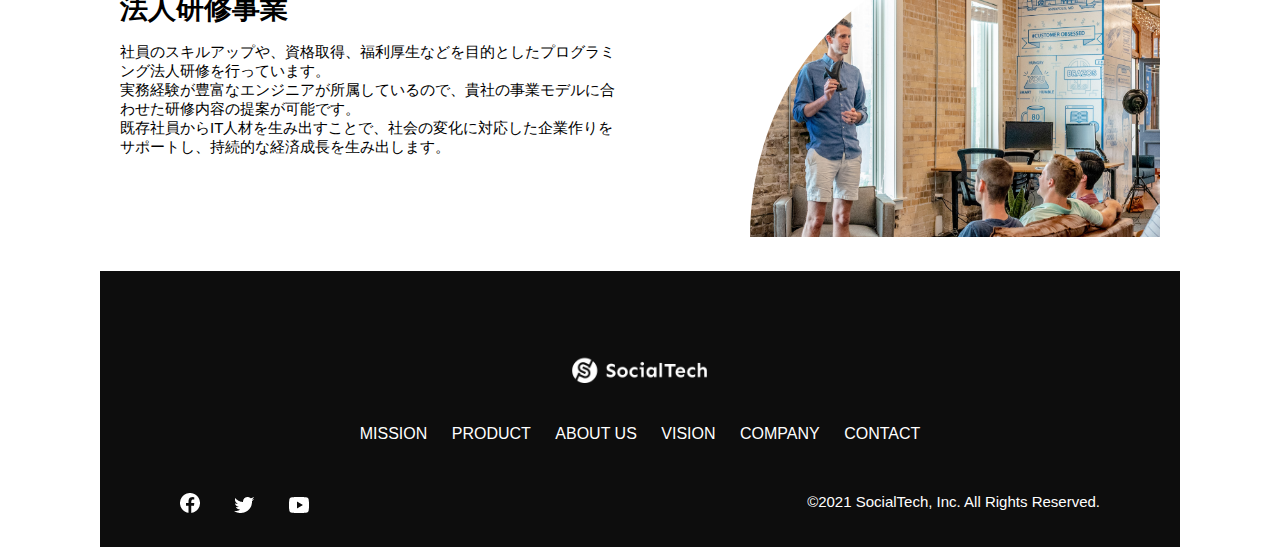
<file: product.html>
<!DOCTYPE html>
<html>
  <head>
    <title>SocialTech -PRODUCT プロダクト-</title>
    <meta charset="utf-8">
    <meta name="description" content="SocialTechの4つのプロダクトを紹介します">
    <meta name="viewport" content="width=device-width, initial-scale=1.0">
    <link rel="stylesheet" href="style.css">
  </head>

  <body>
    <!-- ヘッダー -->
    <header>
      <!-- ロゴ -->
      <a href="index.html" id="logo">
        <img src="images/logo.png" alt="トップページに戻る">
      </a>

      <!-- PC用ナビゲーション -->
      <nav id="nav-pc">
        <ul>
          <li><a href="mission.html">MISSION</a></li>
          <li><a href="product.html">PRODUCT</a></li>
          <li><a href="index.html#aboutus">ABOUT US</a></li>
          <li><a href="index.html#vision">VISION</a></li>
          <li><a href="index.html#company">COMPANY</a></li>
          <li><a href="index.html#contact">CONTACT</a></li>
        </ul>
      </nav>

      <!-- スマホ用メニューボタン -->
      <button id="menu-sp" onclick="document.getElementById('nav-sp').style.display = 'block'">
        <img src="images/button-menu.png" alt="ナビゲーションを開く">
      </button>

      <!-- スマホ用ナビゲーション -->
      <div id="nav-sp">
        <button id="close" onclick="document.getElementById('nav-sp').style.display = 'none'">
          <img src="images/button-close.png" alt="ナビゲーションを閉じる">
        </button>

        <nav>
          <ul>
            <li>
              <a id="logo-sp" href="index.html" onclick="document.getElementById('nav-sp').style.display = 'none'"><img src="images/logo-sp.png" alt="トップページに戻る"></a>
            </li>
            <li><a class="menu" href="mission.html" onclick="document.getElementById('nav-sp').style.display = 'none'">MISSION</a></li>
            <li><a class="menu" href="product.html" onclick="document.getElementById('nav-sp').style.display = 'none'">PRODUCT</a></li>
            <li><a class="menu" href="index.html#aboutus" onclick="document.getElementById('nav-sp').style.display = 'none'">ABOUT US</a></li>
            <li><a class="menu" href="index.html#vision" onclick="document.getElementById('nav-sp').style.display = 'none'">VISION</a></li>
            <li><a class="menu" href="index.html#company" onclick="document.getElementById('nav-sp').style.display = 'none'">COMPANY</a></li>
            <li><a class="menu" href="index.html#contact" onclick="document.getElementById('nav-sp').style.display = 'none'">CONTACT</a></li>
          </ul>
        </nav>
        <div id="sns">
          <a href="https://www.facebook.com/sejuku2013">
            <img src="images/button-facebook.png" alt="Facebookのリンク">
          </a>
          <a href="https://twitter.com/samuraijuku">
            <img src="images/button-twitter.png" alt="Twitterのリンク">
          </a>
          <a href="https://www.youtube.com/channel/UCCFOQO5aDK0xXam4cUQXT8g">
            <img src="images/button-youtube.png" alt="YouTubeのリンク">
          </a>
        </div>
      </div>
    </header>

    <main>
      <article>
        <section id="product-main">
           <div class="product-main-inner">
             <div id="product-title">
               <h1>PRODUCT<br><span>プロダクト</span></h1>
               <p>TOP > PRODUCT</p>
             </div>
           </div>
         </section>

          <section class="product-section product-section-left">
           <div class="product-section-img">
             <img src="images/product/product-mantoman.png" alt="PCでコードを書く男性">
           </div>
           <div class="product-read">
             <h2 class="product-h2">MAN TO MAN</h2>
             <h3 class="product-h3">プログラミング教育</h3>
             <p>
               2013年より日本で唯一の専属講師によるマンツーマンのプログラミングレッスンを開始。AI/人工知能コース・エンジニア転職コース・ウェブデザインコースを開設し、ICT教育全般のマンツーマン指導で誰もが生産的で働きがいのある職に付けるサポートをしています。 私たちは、創業当初からプログラミングを教えるのみならず、人生を変える手助けがしたい。という想いを大切にしてきました。<br>ITに強くなりたい、エンジニアになりたい、アプリを作りたい。そんな方々の想いを一緒に叶えるスクールでありたい。と考えています。<br>小中高生や女性、障害者向けのプログラムも用意し、質の高いICT教育をみんなに届けることで、貧困や不平等が無くなる社会を目指します。
             </p>
           </div>
         </section>
 
         <section class="product-section product-section-right">
           <div class="product-read">
             <h2 class="product-h2">MEDIA</h2>
             <h3 class="product-h3">プログラミング学習メディア</h3>
             <p>2015年より「SocialTech Blog」としてオウンドメディアを設立し、2020年現在月間600万PVの日本最大級のプログラミング学習サイトへと成長しました。<br>新たにYouTubeチャンネルも開設し、無料で挫折せずにプログラミングを学べることを目指して、各チャネルで学習情報をやさしく発信。<br>独学でエンジニアを目指す人には無料で良質な記事や動画コンテンツを提供し、短期間でキャリアチェンジしたい人はマンツーマンレッスンを選択できるよう、各々の要望に合わせた学習機会を創出しています。</p>
           </div>
           <div class="product-section-img">
             <img src="images/product/product-media.png" alt="スマートフォンを操作する人">
           </div>
         </section>
 
         <section class="product-section product-section-left">
           <div class="product-section-img">
             <img src="images/product/product-career.png" alt="笑顔で話し合う2人の男性">
           </div>
           <div class="product-read">
             <h2 class="product-h2">CAREER</h2>
             <h3 class="product-h3">人材紹介事業</h3>
             <p>「誰もがエンジニアになれる」を叶えるため未経験からエンジニアへ転職するまでの全ての過程をサポートします。<br>エンジニア転職に特化した履歴書や職務経歴書の書き方、面接対策を行い、豊富な求人の中から最適なキャリア選択を支援。<br>転職希望者の目標に寄り添って強みやアピールポイントを整理し、転職活動を通して自身の成長を実感できるキャリア支援を行なっています。<br></p>
           </div>
         </section>
 
         <section class="product-section product-section-right">
           <div class="product-read">
             <h2 class="product-h2">B2B</h2>
             <h3 class="product-h3">法人研修事業</h3>
             <p>社員のスキルアップや、資格取得、福利厚生などを目的としたプログラミング法人研修を行っています。<br>実務経験が豊富なエンジニアが所属しているので、貴社の事業モデルに合わせた研修内容の提案が可能です。<br>既存社員からIT人材を生み出すことで、社会の変化に対応した企業作りをサポートし、持続的な経済成長を生み出します。</p>
           </div>
           <div class="product-section-img">
             <img src="images/product/product-b2b.png" alt="講演中の男性とそれを聴く人々">
           </div>
         </section>
      </article>
    </main>

    <footer>
      <div id="footer-logo">
        <img src="images/logo-sp.png" alt="SocialTech">
      </div>
      <div id="footer-link">
        <a href="mission.html">MISSION</a>
        <a href="product.html">PRODUCT</a>
        <a href="index.html#aboutus">ABOUT US</a>
        <a href="index.html#vision">VISION</a>
        <a href="index.html#company">COMPANY</a>
        <a href="index.html#contact">CONTACT</a>
      </div>
      <div id="sns-footer">
        <div class="sns-btns">
          <a href="https://www.facebook.com/sejuku2013"><img src="images/button-facebook.png" alt="Facebookのリンク"></a>
          <a href="https://twitter.com/samuraijuku"><img src="images/button-twitter.png" alt="Twitterのリンク"></a>
          <a href="https://www.youtube.com/channel/UCCFOQO5aDK0xXam4cUQXT8g"><img src="images/button-youtube.png" alt="YouTubeのリンク"></a>
        </div>
        <p id="copyright">&copy;2021 SocialTech, Inc. All Rights Reserved.</p>
      </div>
    </footer>
    
  </body>
</html>
</file>
<file: style.css>
/* PC、スマホ共通スタイル */
* {
  box-sizing: border-box;
}

p {
  font-size: 15px;
}

body {
   max-width: 1080px;
   margin: 0 auto 0 auto;
  font-family: "Source Sans Pro", "Hiragino Kaku Gothic ProN", Meiryo, Arial, sans-serif;
}

/* ヘッダー */
header {
   display: flex;
   justify-content: space-between;
 }

 /* ナビゲーションのレイアウト */
 #nav-pc {
   font-size: 14px;
 }
 
 #nav-pc ul {
   display: flex;
   padding-left: 0;
 }
 
 #nav-pc li {
   list-style: none;
 }
 
 /* ナビゲーションのリンクの装飾設定 */
 #nav-pc a {
   text-decoration: none;
   margin-left: 20px;
   color: #0d0d0d;
 }
 
 #nav-pc a:hover {
   text-decoration: underline;
 }

 /* スマホ用ナビを非表示 */
  #nav-sp,
  #menu-sp {
    display: none;
  }

  /* メインビジュアル*/
 #main-visual {
   position: relative;
   height: 400px;
 }

  #main-message {
   position: absolute;
   top: 0;
   left: 0;
   background-color: #2710d5;
   color: #ffffff;
   border-radius: 0 0 476px 0;
   max-width: 620px;
   height: 100%;
   width: 100%;
   z-index: 11;
 }

  #main-message > h1 {
   font-size: 60px;
   margin: 100px 0 0 50px;
 }
 #main-message > p { 
   font-size: 28px;
   margin: 0 0 0 50px;
 }

 #main-visual > img {
   max-width: 620px;
   border-radius: 476px 0 0 0;
   position: absolute;
   top: 0;
   right: 0;
   z-index: 10;
 }

  /* 見出し */
 h2 {
   margin: 40px 0 0 0;
 }
 
 h2::after {
   content: url("images/line.png");
   margin-left: 10px;
 }
 
 h3 {
   font-size: 27px;
 }

  /* ミッション */
 #mission {
   margin: 80px auto 80px auto;
 }
 
 #mission-flex {
   display: flex;
 }

 #mission-flex > div {
   width: 50%;
   margin: 20px;
 }
 
 #mission-photo {
   width: 100%;
 }
 
 #s2dgs {
   margin-top: 50px;
   width: 100%;
 }

  /* プロダクト */
 #product {
   background-color: #fafafa;
   margin: 80px 0 80px 0;
   padding: 10px 40px 0px 40px;
 }
 
 /* 外枠 */
 #product .product-flex {
   margin-top: 40px;
   display: flex;
 }
 
 /* 左のカラム */
 #product-left {
   width: 50%;
   margin-right: 20px;
 }
 
 /* 右のカラム */
 #product-right {
   width: 50%;
   margin-left: 20px;
   margin-top: 80px;
 }
 
 /* 画像＋説明の枠 */
 #product-left > div {
   position: relative;
   height: 480px;
   margin-right: 20px;
 }
 #product-right > div {
   position: relative;
   height: 480px;
   margin-left: 20px;
 }

  /* 画像 */
 .product-photo {
   width: 100%;
 }

 /* 説明文の枠 */
 .product-explain {
   background-color: #ffffff;
   position: absolute;
   left: 0;
   bottom: 50px;
   margin: 0 40px 0 40px;
   padding: 20px;
   box-shadow: 5px 5px 10px rgba(0, 0, 0, 0.05);
 }
 
 /* 説明文の英語 */
 .product-explain > span {
   color: #2710d5;
   font-weight: bold;
   font-size: 16px;
   margin: 0;
 }
 
 /* 説明文の見出し */
 .product-explain > h3 {
   margin: 5px 0 5px 0;
 }
 
 /* 説明文 */
 .product-explain > p {
   font-size: 14px;
   margin: 0;
 }
 
 /* もっと見るボタン */
 #product-more {
   text-align: center;
 }
 
 #product-more a {
   position: relative;
   bottom: -42px;
 }

  /* ABOUT US */
 #aboutus {
   margin: 80px auto 80px auto;
 }
 
 /* 3つの組織文化と画像を入れる枠 */
 #aboutus > div {
   display: flex;
 }

 /* 画像 */
 .culture-img {
   width: 50%;
   align-self: flex-start;
 }
 
 .culture-img2 {
   margin-top: 50px;
   width: 100%;
 }

  /* 3つの組織文化の表 */
 .culture-table {
   margin-right: 50px;
 }

 /* 番号 */
 .culture-num {
   font-size: 80px;
   color: #2710d5;
   padding: 0 20px 0 0;
 }

 /* 見出し */
 .culture-table th {
   text-align: left;
   font-size: 28px;
   font-weight: bold;
 }

 /* 組織文化英語 */
 .culture-en {
   color: #2710d5;
   font-size: 24px;
 }

  /* 説明文 */
 .culture-description {
   margin: 0;
 }

 /* ビジョン */
 #vision {
   margin: 80px 20px 80px 20px;
 }
 
 /* セクション内の外枠*/
 #vision > div {
   display: flex;
   justify-content: space-between;
   flex-wrap: wrap;
 }
 
 /*7つの行動指針の枠*/
 .vision-box {
   width: 300px;
   height: 300px;
   margin-bottom: 30px;
   position: relative;
 }

 .vision-box > img {
   width: 100%;
   position: absolute;
   top: 0;
   left: 0;
 }
 
 .vision-box > div {
   position: absolute;
   top: 0;
   left: 0;
   z-index: 31;
   margin-right: 20px;
 }
 
 .vision-box > div > h4 {
   color: #2710d5;
   font-size: 19px;
   margin: 60px 0 0 0;
 }
 
 .vision-box > div > h4::first-letter {
   font-size: 40px;
 }
 
 .vision-box > div > h5 {
   font-size: 20px;
   margin: 0 0 0 0;
 }
 
 .vision-box > div > p {
   margin: 10px 0 0 0;
 }

 /* 会社概要 */
 #company {
   margin: 0 20px 0 20px;
 }

 #company > h3 {
   margin-bottom: 20px;
 }
 
 .tableheader {
   width: 50px;
 }
 
  .cell {
   padding: 20px;
 }
 
  #company > iframe {
   height: 240px;
 }
 
 /* お問い合わせ */
 #contact {
  margin: 80px 0 80px 0;
 }

 /* 外枠 */
 #contact > form > div {
  display: flex;
  flex-direction: row;
  flex-wrap: wrap;
  padding-bottom: 30px;
 }

 /* 左列の見出し */
 .contact-heading {
  width: 240px;
  align-self: center;
 }

 /* 見出しのラベル */
 .contact-label {
  font-weight: bold;
 }

 /* 必須 */
 .contact-span {
  color:  #ce2222;
  margin: 0 0 0 20px;
  font-weight: bold;
 }

 /* テキストボックス */
 .contact-textbox {
  border-top: 0px;
  border-left:0px;
  border-right: 0px;
  border-bottom-width: 1px;
  border-bottom-color: #707070;
  border-style: solid;
  background-color: #fafafa;
  width: 400px;
  height: 56px;
 }

 /* お問い合わせ内容のテキストエリア */
 .contact-textarea {
  border-top: 0px;
  border-left: 0px;
  border-right: 0px;
  border-bottom-width: 1px;
  border-bottom-color: #707070;
  background-color: #fafafa;
  width: 400px;
  height: 200px;
 }

 /* 個人情報の取り扱い */
 #contact dt {
  font-weight: bold;
 }

 #contact dd {
  margin: 0 0 16px 0;
 }

 #contact dd p {
  margin: 0;
 }

 #contact dd ul {
  padding-left: 0;
 }

 #contact dd li {
  margin-bottom: 0;
  list-style: none;
 }

 /* フッター */
 footer {
   background-color: #0d0d0d;
   text-align: center;
   padding: 80px 80px 30px 80px;
 }
 
 #footer-logo {
   margin-bottom: 30px;
 }

  #footer-link {
   margin-bottom: 50px;
 }
 
 #footer-link > a {
   text-decoration: none;
   margin: 10px;
   color: #ffffff;
 }
 
 #footer-link > a:hover {
   text-decoration: underline;
 }

  #sns-footer {
   display: flex;
   justify-content: space-between;
 }
 
 #sns-footer a {
   margin-right: 30px;
 }
 
 #copyright {
   color: #ffffff;
   margin: 0;
 }

 /* mission.html用スタイル */
 /* ミッションのメインビジュアル */
 .mission-main-inner {
   background-image: url("images/mission/mission-main.png");
   background-repeat: no-repeat;
   background-position-y: center;
 }
 
 #mission-title {
   background-color: #2710d5;
   width: 368px;
   color: #ffffff;
   height: 496px;
   border-radius: 0 248px 248px 0;
   position: relative;
 }
 
 #mission-title h1 {
   position: absolute;
   top: 0;
   left: 100px;
   font-size: 80px;
   line-height: 1;
 }
 
 #mission-title h1 span {
   font-size: 26px;
 }
 
 #mission-title > p {
   position: absolute;
   top: 350px;
   left: 100px;
   font-size: 16px;
 }

 /* ミッションページ　S2DGSの設定 */
 #mission-s2dgs {
   padding: 20px;
 }
 
 .mission-h2 {
   color: #2710d5;
   font-size: 40px;
 }
 
 .mission-h2::after {
   content: none;
 }

 /* ミッションページ　5つのゴールの設定 */
 #mission-five-goals {
   padding: 20px;
   display: flex;
 }
 
 #mission-five-goals .five-goals-image {
   width: 30%;
   padding: 20px;
 }
 
 #mission-five-goals .five-goals-image img {
   width: 100%;
 }
 
 #mission-five-goals .five-goals-read {
   width: 70%;
   padding: 20px;
 }
 
 #mission-five-goals .five-goals-read > div {
   margin-bottom: 40px;
 }
 
 .fivegoals-image-right {
   float: right;
   margin: 20px;
 }
 
 .fivegoals-image-left {
   float: left;
   margin: 20px;
 }
 
 .fivegoals-number {
   color: #2710d5;
   font-size: 48px;
   font-weight: bold;
   margin: 0;
 }
 
 .fivegoals-h3 {
   font-size: 28px;
   margin: 0;
 }
 
 .fivegoals-p {
   margin: 0;
 }

  /* プロダクトページ */
 .product-main-inner {
   background-image: url("images/product/product-main.png");
   background-repeat: no-repeat;
   background-position-y: center;
 }
 
 #product-title {
   background-color: #2710d5;
   width: 368px;
   color: #ffffff;
   height: 496px;
   border-radius: 0 248px 248px 0;
   position: relative;
 }
 
 #product-title h1 {
   position: absolute;
   top: 0;
   left: 100px;
   font-size: 80px;
   line-height: 1;
 }
 
 #product-title h1 span {
   font-size: 26px;
 }
 
 #product-title > p {
   position: absolute;
   top: 350px;
   left: 100px;
   font-size: 16px;
 }

  /* セクション */
 .product-section {
   display: flex;
   padding: 20px 20px 0;
 }
 
 .product-section .product-section-img {
   width: 450px;
 }
 
 /* 左が画像のセクション*/
 .product-section-left .product-section-img img {
   width: 100%;
   padding: 0 40px 30px 0;
   border-radius: 0 432px 0 0;
 }
 
 .product-section-left .product-read {
   width: 50%;
   flex-grow: 1;
 }
 
 .product-section-left .product-read p {
   margin-bottom: 0;
 }
 
 /* 右が画像のセクション*/
 .product-section-right {
   justify-content: space-between;
 }
 
 .product-section-right .product-section-img img {
   width: 100%;
   padding: 0 0 30px 40px;
   border-radius: 432px 0 0 0;
 }
 
 .product-section-right .product-read {
   width: 500px;
 }
 
 .product-h2 {
   color: #2710d5;
   font-size: 24px;
   margin: 0;
 }
 
 .product-h3 {
   font-size: 28px;
   margin: 0;
 }

 /*====================
  スマートフォン用のスタイル
 =====================*/
 @media screen and (max-width: 767px) {
   /* PC用ナビゲーション非表示 */
   #nav-pc {
     display: none;
   }
 
   /* ハンバーガーメニュー */
   #menu-sp {
     display: block;
     background-color: transparent;
     float: right;
     padding: 0;
     border: none;
   }
 
   /* スマホ用ナビゲーションの表示切替*/
   /* 初期状態、レイアウトと非表示設定 */
   #nav-sp {
     background-color: #2710d5;
     position: fixed;
     left: 0;
     top: 0;
     height: 100%;
     width: 100%;
     display: none;
     z-index: 100;
   }

     /* ×ボタン */
  #close {
    position: absolute;
    top: 20px;
    right: 20px;
    background-color: transparent;
    border: none;
  }

  #nav-sp nav ul {
    padding-left: 0;
  }

  #nav-sp nav li {
    list-style: none;
  }

  /* ナビゲーションメニュー用ロゴ */
  #logo-sp {
    margin: 80px 0 30px 20px;
  }
   
    /* ナビゲーションのリンクの装飾設定 */
  #nav-sp nav a {
    display: block;
    color: #ffffff;
  }
 
  #nav-sp nav a:hover {
     text-decoration: underline;
   }
 
   #nav-sp .menu {
     text-decoration: none;
     margin: 0 20px 0 20px;
     height: 44px;
     font-size: 16px;
     background-image: url("images/arrow.png");
     background-repeat: no-repeat;
     background-position: right top;
   }

   #sns {
    position: absolute;
    bottom: 20px;
    left: 20px;
  }

  #sns > a {
    margin-right: 30px;
  }
  
  /* メインビジュアル */
   #main-visual {
     position: relative;
     height: 470px;
   }
 
   #main-visual > div {
     text-align: center;
     height: 280px;
   }
 
   #main-visual h1 {
     font-size: 28px;
     margin: 90px 0 0 0;
   }
 
   #main-visual > div > p {
     margin: 0;
     font-size: 15px;
   }
 
   #main-visual > img {
     width: 100%;
     border-radius: 476px 0 0 0;
     top: auto;
     bottom: 0;
   }

   /*見出し*/
   h2 {
     margin: 15px 0 15px 0;
   }
   
   h3 {
     font-size: 24px;
     margin: 10px 0 0 0;
   }

   /* ミッション */
   #mission {
     margin: 20px 0 20px 0;
     padding: 0 20px 0 20px;
   }
 
   #mission-flex {
     flex-direction: column;
   }
 
   #mission-flex > div {
   width: 100%;
   margin: 0;
 }

  /* プロダクト */
    #product {
      margin: 0;
      padding: 10px 20px 0 20px;
    }
  
    /* 外枠 */
    #product .product-flex {
      flex-direction: column;
      margin-top: 0;
    }
  
    /* 左右のカラム　スマホでは縦並び */
    #product-left,
    #product-right {
      width: 100%;
      margin: 0;
    }

     /*  画像＋説明の枠 */
   #product-left > div,
   #product-right > div {
     height: auto;
     margin: 0;
   }
 
   /* 説明文の枠 */
   .product-explain {
     position: relative;
     margin: 0;
   }
 
   .product-explain > h3 {
     margin: 10px 0 10px 0;
     font-size: 24px;
   }
 
  /* もっと見るボタン */
    #product-more {
      text-align: left;
    }

     /* ABOUT US */
   #aboutus {
     margin: 80px 20px 80px 20px;
   }
 
   #aboutus > div {
     flex-direction: column;
  }
 
   .culture-table th {
     font-size: 16px;
   }
 
   .culture-table {
     margin-right: 0;
     padding-right: 20px;
     order: 2;
   }
 
   .culture-img {
     width: 100%;
     order: 1;
   }
 
   .culture-img2 {
     margin-top: 0;
   }
 
   .culture-num {
     padding: 0;
   }
 
   .culture-description {
     margin: 0;
   }

   /* ビジョン */
   #vision {
     margin: 80px 20px 80px 20px;
   }
 
   .vision-box > img {
     position: absolute;
     top: 0;
     left: 0;
   }
 
   .vision-box > div > h4 {
     margin: 60px 0 0 0;
   }

    /*会社概要*/
   #company {
     margin: 0 20px 0 20px;
   }
 
   #company > h3 {
     margin-bottom: 20px;
   }

  .tableheader {
     width: 50px;
   }
 
   .cell {
     padding: 20px;
   }
 
   #company > iframe {
     height: 240px;
   }

   /* お問い合わせ */
   #contact {
     margin: 80px 20px 80px 20px;
   }
 
   #contact > h3 {
     margin-bottom: 20px;
   }
 
   #contact > form > div {
     flex-direction: column;
     margin-bottom: 20px;
   }
 
   .contact-heading {
     align-self: auto;
     margin-bottom: 20px;
   }

  .contact-textbox {
     min-width: 300px;
     width: 100%;
   }
 
   .contact-textarea {
     height: 150px;
     width: 100%;
   }
 
   .radiobutton {
     margin-bottom: 20px;
   }

   /* フッター */
   footer {
     padding: 30px 20px 50px 20px;
     text-align: left;
   }
 
   #footer-link > a {
     margin: 0 20px 30px 0;
     display: block;
     background-image: url("images/arrow.png");
     background-repeat: no-repeat;
     background-position: right top;
   }
 
   #footer-link > a:hover {
     text-decoration: underline;
   }
 
   #sns-footer {
     flex-direction: column;
     justify-content: flex-start;
   }
 
   #copyright {
     font-size: 12px;
     margin-top: 30px;
   }

     /* mission.html用スタイル */
   /* ミッションのメインビジュアル */
   #mission-main {
     height: 256px;
     margin-top: 4%;
     position: relative;
   }
 
   .mission-main-inner {
     height: 80%;
     background-size: cover;
   }
 
   #mission-title {
     width: 136px;
     height: 256px;
     position: absolute;
     top: -10%;
   }
 
   #mission-title h1 {
     left: 20px;
     font-size: 40px;
   }
 
   #mission-title h1 span {
     font-size: 18px;
   }
 
   #mission-title > p {
     top: 180px;
     left: 20px;
     font-size: 13px;
   }

    /* ミッションページ　S2DGSの設定 */
    .mission-h2 {
      font-size: 38px;
      margin: 0px;
    }
  
    .mission-h2::after {
      content: none;
    }
  
    #mission-s2dgs > img {
      width: 100%;
    }

    /* ミッションページ　5つのゴールの設定 */
   #mission-five-goals {
     flex-direction: column;
   }
 
   #mission-five-goals > div {
     padding: 0;
   }
 
   #mission-five-goals .five-goals-image,
   #mission-five-goals .five-goals-read {
     width: 100%;
     padding: 0;
   }
 
   #mission-five-goals .five-goals-read > div {
     display: flex;
     flex-direction: column;
   }
 
   .fivegoals-image-right,
   .fivegoals-image-left {
     align-self: center;
   }

     /* プロダクトページ */
   #product-main {
     height: 256px;
     margin-top: 4%;
     position: relative;
   }
 
   .product-main-inner {
     height: 80%;
     background-size: cover;
   }
 
   #product-title {
     width: 136px;
     height: 256px;
     position: absolute;
     top: -10%;
   }
   
   #product-title h1 {
     left: 20px;
     font-size: 40px;
   }
 
   #product-title h1 span {
     font-size: 18px;
   }
 
   #product-title > p {
     top: 180px;
     left: 20px;
     font-size: 13px;
   }

   /* セクション */
   .product-section {
     flex-direction: column;
   }
 
   .product-section .product-section-img {
     width: 100%;
   }
   
   .product-section .product-section-img img {
     width: 100%;
     padding: 0;
   }
 
   /* 左が画像のセクション*/
   .product-section-left .product-section-img img {
     border-radius: 0 300px 0 0;
   }
 
   .product-section-left .product-read {
     width: 100%;
     flex-grow: 1;
   }
 
   /* 右が画像のセクション*/
   .product-section-right .product-section-img img {
     order: 1;
     border-radius: 300px 0 0 0;
   }
 
   .product-section-right .product-read {
     order: 2;
     width: 100%;
   }

}
</file>
<file: kadai_013/style.css>
/* PC、スマホ共通スタイル */
body {
  font-family: "Source Sans Pro", "Hiragino Kaku Gothic ProN", Meiryo, Arial,
    sans-serif;
}

p {
  font-size: 15px;
}

#main-visual>img {
  width: 100%;
}

/*================
PC用のスタイル 
=================*/
@media screen and (min-width: 768px) {
  /* 横幅設定 */
  body {
    max-width: 1080px;
    min-width: 960px;
    margin: 0 auto 0 auto;
  }
  /* SP用ナビゲーション非表示　*/
   #menu-sp {
    display: none;
  }

   #nav-sp {
    display: none;
  }

  /* ヘッダー */
  header {
    display: flex;
    justify-content: space-between;
  }

  /* ナビゲーションのレイアウト */
  #nav-pc {
    text-align: right;
    font-size: 14px;
    padding-top: 15px;
  }

  /* ナビゲーションのリンクの装飾設定 */
  #nav-pc>a {
    text-decoration: none;
    margin-left: 20px;
  }

  #nav-pc>a:link {
    color: #0d0d0d;
  }

  #nav-pc>a:visited {
    color: #0d0d0d;
  }

  #nav-pc>a:hover {
    color: #0d0d0d;
    text-decoration: underline;
  }

  #nav-pc>a:active {
    color: #0d0d0d;
  }

}

/*================
SP用のスタイル 
=================*/
@media screen and (max-width: 767px) {
  /* 横幅設定 */
  body {
   min-width: 375px;
   margin: 0;
  }
   /* PC用ナビゲーション非表示 */
   #nav-pc {
    display: none;
  }
   /* ハンバーガーメニュー */
   #menu-sp {
    float: right;
    padding: 0;
  }
   /*スマホ用ナビゲーション*/
   #nav-sp {
    background-color: #ce933e;
    position: absolute;
    left: 0;
    top: 0;
    height: 100%;
    width: 100%;
    display: none;
    z-index: 100;
  }
   #nav-sp ul {
    padding-left: 0;
  }
   #nav-sp li {
    list-style: none;
  }
   /* xボタン */
   #close {
    position: absolute;
    top: 20px;
    right: 20px;
  }
   /* ナビゲーションメニュー用ロゴ */
   #logo-sp {
    margin: 80px 0 30px 20px;
  }
  
   #nav-sp a {
    display: block;
  }

   #nav-spa:link {
    color: #ffffff;
  }

   #nav-spa:visited {
    color: #ffffff;
  }

   #nav-spa:hover {
    color: #ffffff;
    text-decoration: underline;
  }

   #nav-spa:active {
    color: #ffffff;
  }

   #nav-sp.menu {
    text-decoration: none;
    display: block;
    margin: 0 20px 0 20px;
    height: 44px;
    font-size: 16px;
    background-image: url("images/arrow.png");
    background-repeat: no-repeat;
    background-position: right top;
   }
}
</file>
